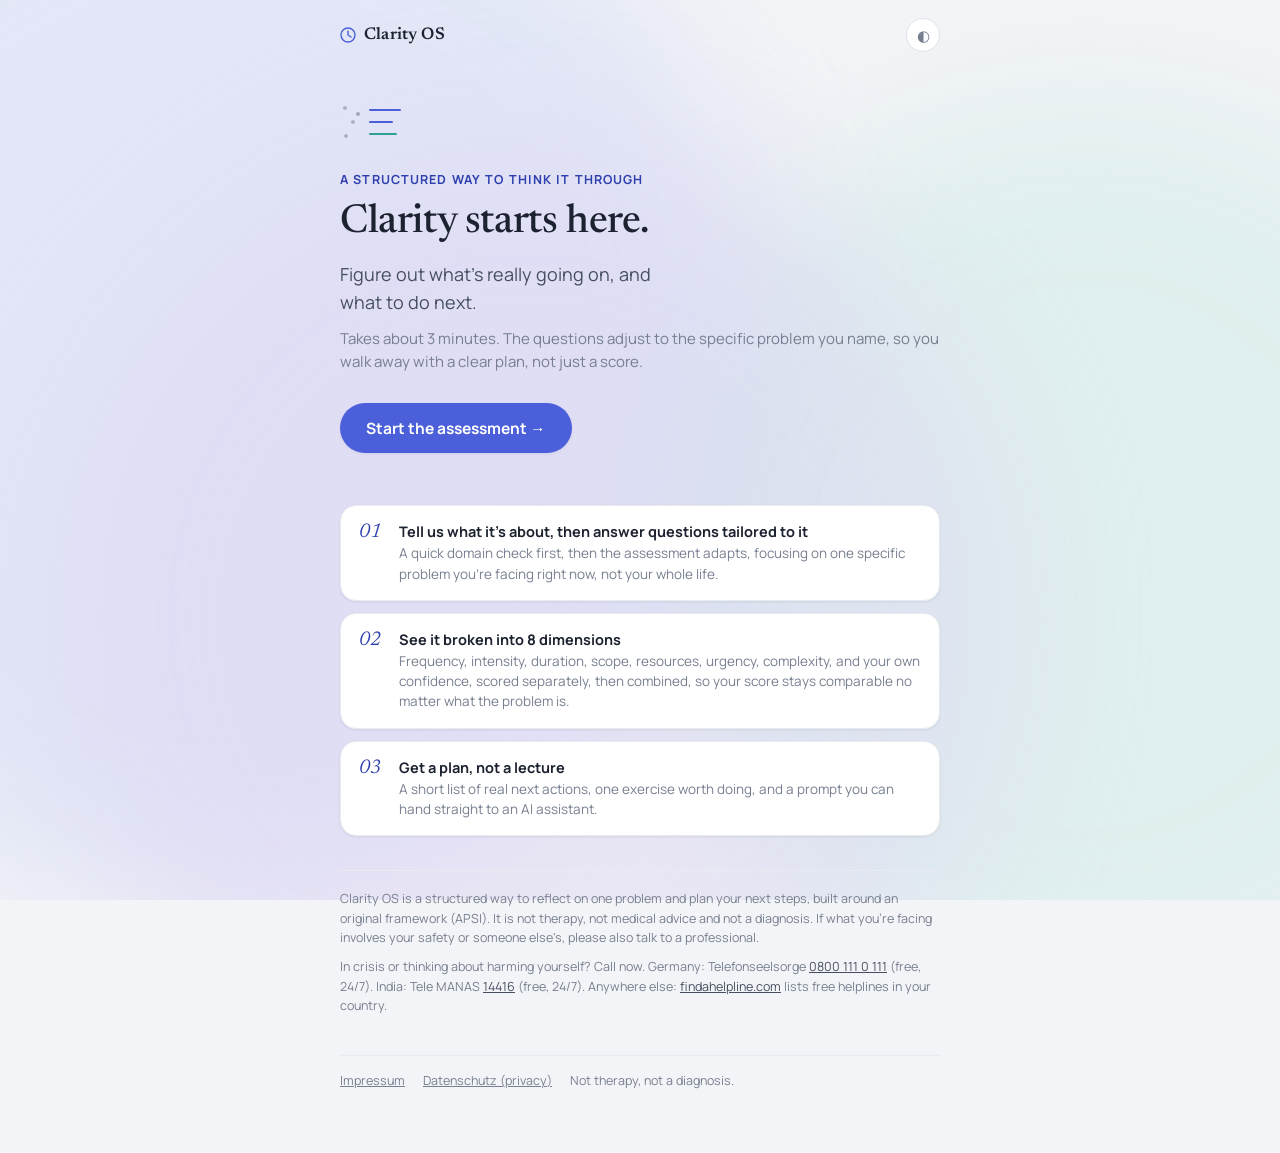
<file: index.html>
<!doctype html>
<html lang="en">
<head>
<meta charset="utf-8">
<meta name="viewport" content="width=device-width, initial-scale=1">
<title>Clarity OS: how serious is your problem, and what next</title>
<meta name="description" content="A free, three minute problem severity assessment. Name one problem, answer 18 short questions, and get an 8 dimension score with a clear plan for what to do next. Not therapy, not a diagnosis.">
<meta name="theme-color" content="#F3F4F7">
<link rel="canonical" href="https://kishaninair-alt.github.io/clarity-os/">
<link rel="icon" href="favicon.svg" type="image/svg+xml">
<link rel="icon" href="favicon-32.png" sizes="32x32" type="image/png">
<link rel="apple-touch-icon" href="apple-touch-icon.png">
<meta property="og:type" content="website">
<meta property="og:site_name" content="Clarity OS">
<meta property="og:url" content="https://kishaninair-alt.github.io/clarity-os/">
<meta property="og:title" content="Clarity OS: turn confusion into clear next steps">
<meta property="og:description" content="Name one problem. Answer 18 short questions. See how serious it really is across 8 dimensions, and leave with a plan. Free, about three minutes.">
<meta property="og:image" content="https://kishaninair-alt.github.io/clarity-os/og-image.png">
<meta property="og:image:width" content="1200">
<meta property="og:image:height" content="630">
<meta property="og:image:alt" content="Clarity OS: turn confusion into clear next steps">
<meta name="twitter:card" content="summary_large_image">
<meta name="twitter:title" content="Clarity OS: turn confusion into clear next steps">
<meta name="twitter:description" content="Name one problem. Answer 18 short questions. See how serious it really is across 8 dimensions, and leave with a plan.">
<meta name="twitter:image" content="https://kishaninair-alt.github.io/clarity-os/og-image.png">
<link rel="stylesheet" href="fonts/fonts.css">
<script src="analytics.js"></script>
<style>
  /* Cockle (wordmark/display face), licensed via MyFonts/Monotype, not on a free CDN.
     Waiting on Kishan to supply the licensed webfont file so it can be embedded here as:
     @font-face{font-family:'Cockle';src:url([data-uri]...) format('woff2');font-weight:400;font-style:normal;font-display:swap;}
     Until then, --font-display falls back to Newsreader so the page never breaks. */
  :root{
    --bg:#F3F4F7;
    --surface:#FFFFFF;
    --surface-alt:#EAECF1;
    --surface-raised:#FFFFFF;
    --ink:#1C2230;
    --ink-soft:#464F60;
    --ink-muted:#767F8F;
    --border:#DEE1E8;
    --border-soft:#E9EBF0;
    --accent:#4A5FD9;
    --accent-ink:#2E3FAE;
    --accent-soft:#E7E9FA;
    --accent-2:#2F9E93;
    --accent-2-soft:#E2F3F1;
    --shadow:0 1px 2px rgba(28,34,48,.04), 0 8px 24px -12px rgba(28,34,48,.14);
    --shadow-sm:0 1px 3px rgba(28,34,48,.08);
    --radius-lg:22px;
    --radius-md:16px;
    --radius-sm:10px;
    --sev-1:#177A4C; --sev-1-soft:#E4F2EA;
    --sev-2:#7A8A2E; --sev-2-soft:#EEF1DF;
    --sev-3:#B8811F; --sev-3-soft:#F7EEDD;
    --sev-4:#C4692A; --sev-4-soft:#F8E7DA;
    --sev-5:#AE3838; --sev-5-soft:#F6E0DE;
    --font-display:'Cockle', 'Newsreader', Georgia, 'Times New Roman', serif;
    --font-body:'Manrope', -apple-system, BlinkMacSystemFont, 'Segoe UI', sans-serif;
    --ambient-1:#C9D3F7;
    --ambient-2:#C3E8E3;
    --ambient-3:#DCD2F3;
    --ambient-opacity:.4;
  }
  @media (prefers-color-scheme: dark){
    :root:not([data-theme="light"]){
      --bg:#14161B;
      --surface:#1C1F26;
      --surface-alt:#242833;
      --surface-raised:#262A33;
      --ink:#EDEFF4;
      --ink-soft:#C3C8D4;
      --ink-muted:#8A90A0;
      --border:#333846;
      --border-soft:#2A2E39;
      --accent:#8B98F2;
      --accent-ink:#AEB8F7;
      --accent-soft:#252A47;
      --accent-2:#5CC2B6;
      --accent-2-soft:#1B2E2E;
      --shadow:0 1px 2px rgba(0,0,0,.3), 0 12px 28px -14px rgba(0,0,0,.55);
      --shadow-sm:0 1px 3px rgba(0,0,0,.4);
      --sev-1:#4CBE84; --sev-1-soft:#173226;
      --sev-2:#B7C25A; --sev-2-soft:#2B2E1B;
      --sev-3:#E0AA4A; --sev-3-soft:#332918;
      --sev-4:#E28A54; --sev-4-soft:#332419;
      --sev-5:#E06B6B; --sev-5-soft:#331d1d;
      --ambient-1:#2B3166;
      --ambient-2:#1F4A47;
      --ambient-3:#3B2F57;
      --ambient-opacity:.35;
    }
  }
  :root[data-theme="dark"]{
    --bg:#14161B;
    --surface:#1C1F26;
    --surface-alt:#242833;
    --surface-raised:#262A33;
    --ink:#EDEFF4;
    --ink-soft:#C3C8D4;
    --ink-muted:#8A90A0;
    --border:#333846;
    --border-soft:#2A2E39;
    --accent:#8B98F2;
    --accent-ink:#AEB8F7;
    --accent-soft:#252A47;
    --accent-2:#5CC2B6;
    --accent-2-soft:#1B2E2E;
    --shadow:0 1px 2px rgba(0,0,0,.3), 0 12px 28px -14px rgba(0,0,0,.55);
    --shadow-sm:0 1px 3px rgba(0,0,0,.4);
    --sev-1:#4CBE84; --sev-1-soft:#173226;
    --sev-2:#B7C25A; --sev-2-soft:#2B2E1B;
    --sev-3:#E0AA4A; --sev-3-soft:#332918;
    --sev-4:#E28A54; --sev-4-soft:#332419;
    --sev-5:#E06B6B; --sev-5-soft:#331d1d;
    --ambient-1:#2B3166;
    --ambient-2:#1F4A47;
    --ambient-3:#3B2F57;
    --ambient-opacity:.35;
  }

  *{box-sizing:border-box;}
  body{
    margin:0; background:var(--bg); color:var(--ink);
    font-family:var(--font-body);
    -webkit-font-smoothing:antialiased;
    min-height:100vh;
  }
  h1,h2,h3{font-family:var(--font-display); font-weight:500; margin:0; text-wrap:balance;}
  p{margin:0; line-height:1.55;}
  button{font-family:inherit; cursor:pointer;}
  ::selection{background:var(--accent-soft); color:var(--accent-ink);}
  @media (prefers-reduced-motion: reduce){
    *{animation-duration:.01ms !important; transition-duration:.01ms !important;}
  }

  /* ---------- AMBIENT BACKGROUND ----------
     Three large, heavily-blurred color blobs drifting very slowly behind the
     content. Purely decorative: fixed, z-index:-1, pointer-events:none, never
     affects layout or contrast (text sits on var(--surface)/var(--bg) above it).
     Respects the global prefers-reduced-motion rule above, which already forces
     all animation-duration to ~0, so motion-sensitive users get the calm tint
     as a static wash instead of movement. */
  .ambient-bg{position:fixed; inset:0; z-index:-1; overflow:hidden; pointer-events:none;}
  .ambient-bg span{
    position:absolute; border-radius:50%; filter:blur(70px);
    opacity:var(--ambient-opacity); will-change:transform;
  }
  /* Sized/positioned with vw+vh (not vmax) on purpose: vmax equals the LARGER
     of width/height, which on a narrow, tall phone screen is the height; that
     blows up the horizontal offsets and pushes blob 1 almost entirely above/
     left of frame, starving the top-left corner (right behind the wordmark) of
     any color and leaving a visible flat seam under the sticky topbar. vw/vh
     track each axis independently so every corner keeps real coverage on any
     aspect ratio. */
  .ambient-bg span:nth-child(1){
    width:85vw; height:85vw; left:-25vw; top:-20vh;
    background:var(--ambient-1); animation:drift1 85s ease-in-out infinite;
  }
  .ambient-bg span:nth-child(2){
    width:70vw; height:70vw; right:-20vw; top:12vh;
    background:var(--ambient-2); animation:drift2 95s ease-in-out infinite;
  }
  .ambient-bg span:nth-child(3){
    width:75vw; height:75vw; left:4vw; bottom:-22vh;
    background:var(--ambient-3); animation:drift3 78s ease-in-out infinite;
  }
  @keyframes drift1{
    0%,100%{transform:translate(0,0) scale(1);}
    50%{transform:translate(5vw,5vh) scale(1.08);}
  }
  @keyframes drift2{
    0%,100%{transform:translate(0,0) scale(1);}
    50%{transform:translate(-6vw,4vh) scale(.94);}
  }
  @keyframes drift3{
    0%,100%{transform:translate(0,0) scale(1);}
    50%{transform:translate(4vw,-5vh) scale(1.06);}
  }

  #app{max-width:640px; margin:0 auto; padding:0 20px 64px; min-height:100vh; position:relative;}
  .screen{display:none; animation:rise .5s ease both;}
  .screen.active{display:block;}
  @keyframes rise{from{opacity:0; transform:translateY(10px);} to{opacity:1; transform:translateY(0);}}

  .topbar{position:relative; z-index:5; background:none; padding:18px 0 10px; display:flex; align-items:center; justify-content:space-between; gap:12px;}
  .wordmark{display:flex; align-items:center; gap:8px; font-family:var(--font-display); font-size:17px; font-weight:600; letter-spacing:.01em;}
  .wordmark .mark{width:16px; height:16px; flex:none;}
  .theme-btn{border:1px solid var(--border); background:var(--surface); color:var(--ink-muted); border-radius:999px; width:34px; height:34px; display:flex; align-items:center; justify-content:center; font-size:15px;}

  /* ---------- HOME ---------- */
  .hero{padding:38px 0 8px;}
  .hero-mark{width:64px; height:44px; margin-bottom:22px;}
  .eyebrow{font-size:12.5px; letter-spacing:.09em; text-transform:uppercase; color:var(--accent-ink); font-weight:700; margin-bottom:14px;}
  .hero h1{font-size:40px; line-height:1.08; letter-spacing:-.01em;}
  .hero .sub{margin-top:16px; font-size:18px; color:var(--ink-soft); max-width:30ch;}
  .hero .desc{margin-top:10px; font-size:15px; color:var(--ink-muted);}
  .cta-row{margin-top:30px; display:flex; align-items:center; gap:16px; flex-wrap:wrap;}
  .btn{border:none; border-radius:999px; padding:14px 26px; font-size:15.5px; font-weight:700; display:inline-flex; align-items:center; gap:8px; transition:transform .15s ease, box-shadow .15s ease;}
  .btn:active{transform:scale(.98);}
  .btn-primary{background:var(--accent); color:#fff; box-shadow:var(--shadow-sm);}
  .btn-primary:hover{box-shadow:var(--shadow);}
  .btn-ghost{background:transparent; color:var(--ink-soft); border:1px solid var(--border);}
  .btn-block{width:100%; justify-content:center;}
  .meta-line{margin-top:8px; font-size:13px; color:var(--ink-muted);}

  .home-cards{margin-top:44px; display:grid; gap:12px;}
  .mini-card{background:var(--surface); border:1px solid var(--border-soft); border-radius:var(--radius-md); padding:16px 18px; display:flex; gap:14px; align-items:flex-start; box-shadow:var(--shadow-sm);}
  .mini-card .num{font-family:var(--font-display); font-style:italic; font-size:20px; color:var(--accent-ink); flex:none; width:26px;}
  .mini-card .t{font-weight:700; font-size:14.5px; margin-bottom:2px;}
  .mini-card .d{font-size:13.5px; color:var(--ink-muted); line-height:1.5;}

  .footnote{margin-top:34px; padding-top:18px; border-top:1px solid var(--border-soft); font-size:12.5px; color:var(--ink-muted); line-height:1.6;}

  /* ---------- QUIZ ---------- */
  .progress-wrap{padding:14px 0 6px;}
  .progress-track{height:5px; border-radius:99px; background:var(--surface-alt); overflow:hidden;}
  .progress-fill{height:100%; background:var(--accent); border-radius:99px; transition:width .4s cubic-bezier(.4,0,.2,1);}
  .progress-label{margin-top:9px; display:flex; justify-content:space-between; font-size:12.5px; color:var(--ink-muted); font-weight:600;}
  .dim-tag{display:inline-block; font-size:11.5px; font-weight:700; letter-spacing:.06em; text-transform:uppercase; color:var(--accent-ink); background:var(--accent-soft); padding:5px 11px; border-radius:99px; margin:22px 0 14px;}
  .q-text{font-family:var(--font-display); font-size:25px; line-height:1.28; letter-spacing:-.005em; margin-bottom:24px;}
  .options{display:grid; gap:10px;}
  .option{text-align:left; background:var(--surface); border:1.5px solid var(--border-soft); border-radius:var(--radius-md); padding:15px 18px; font-size:15.5px; color:var(--ink); display:flex; align-items:center; gap:12px; box-shadow:var(--shadow-sm); transition:border-color .15s ease, background .15s ease;}
  .option .dot{width:18px; height:18px; border-radius:50%; border:1.5px solid var(--border); flex:none; transition:.15s ease; position:relative;}
  .option:hover{border-color:var(--accent);}
  .option.selected{border-color:var(--accent); background:var(--accent-soft);}
  .option.selected .dot{border-color:var(--accent); background:var(--accent);}
  .option.selected .dot::after{content:"";position:absolute; inset:4px; border-radius:50%; background:#fff;}
  .slider-wrap{background:var(--surface); border:1.5px solid var(--border-soft); border-radius:var(--radius-md); padding:28px 20px 22px; box-shadow:var(--shadow-sm);}
  .slider-value{text-align:center; font-family:var(--font-display); font-size:48px; color:var(--accent-ink); line-height:1; margin-bottom:18px;}
  input[type="range"].gc-range{-webkit-appearance:none; appearance:none; width:100%; height:6px; border-radius:99px; background:linear-gradient(90deg, var(--accent-2), var(--sev-3), var(--sev-5)); outline:none;}
  input[type="range"].gc-range::-webkit-slider-thumb{-webkit-appearance:none; appearance:none; width:24px; height:24px; border-radius:50%; background:#fff; border:3px solid var(--accent); box-shadow:var(--shadow-sm); cursor:pointer;}
  input[type="range"].gc-range::-moz-range-thumb{width:24px; height:24px; border-radius:50%; background:#fff; border:3px solid var(--accent); box-shadow:var(--shadow-sm); cursor:pointer; border:3px solid var(--accent);}
  .slider-labels{display:flex; justify-content:space-between; margin-top:10px; font-size:12.5px; color:var(--ink-muted); font-weight:600;}
  .insight-card{background:var(--surface); border:1px solid var(--border-soft); border-left:3px solid var(--accent-2); border-radius:var(--radius-md); padding:16px 18px; margin-bottom:14px; box-shadow:var(--shadow-sm);}
  .insight-card .insight-label{font-size:11.5px; font-weight:700; letter-spacing:.06em; text-transform:uppercase; color:var(--accent-2); margin-bottom:6px;}
  .insight-card p{font-size:14.5px; color:var(--ink-soft);}
  .quiz-nav{margin-top:28px; display:flex; justify-content:space-between; align-items:center;}
  .link-btn{background:none; border:none; color:var(--ink-muted); font-size:14px; font-weight:700; padding:8px;}
  .link-btn:disabled{opacity:.35; cursor:default;}

  /* ---------- PROCESSING ---------- */
  .processing{min-height:70vh; display:flex; flex-direction:column; align-items:center; justify-content:center; text-align:center; gap:26px;}
  .spinner{width:52px; height:52px; position:relative;}
  .spinner span{position:absolute; inset:0; border-radius:50%; border:2.5px solid var(--border-soft); border-top-color:var(--accent); animation:spin 1s linear infinite;}
  @keyframes spin{to{transform:rotate(360deg);}}
  .processing-text{font-family:var(--font-display); font-size:20px; font-style:italic; color:var(--ink-soft); min-height:28px;}

  /* ---------- RESULTS ---------- */
  .section-label{font-size:12.5px; letter-spacing:.08em; text-transform:uppercase; font-weight:700; color:var(--ink-muted); margin:40px 0 14px;}
  .section-label:first-of-type{margin-top:8px;}
  .score-card{background:var(--surface); border:1px solid var(--border-soft); border-radius:var(--radius-lg); padding:30px 26px; box-shadow:var(--shadow); text-align:center;}
  .score-num{font-family:var(--font-display); font-size:74px; line-height:1; letter-spacing:-.02em;}
  .score-band{display:inline-flex; align-items:center; gap:7px; margin-top:12px; padding:6px 14px; border-radius:99px; font-size:13.5px; font-weight:700;}
  .score-band .swatch{width:8px; height:8px; border-radius:50%;}
  .score-summary{margin-top:16px; font-size:15.5px; color:var(--ink-soft); line-height:1.6;}
  .urgent-note{margin-top:14px; text-align:left; background:var(--sev-4-soft); color:var(--ink); border-radius:var(--radius-md); padding:12px 14px; font-size:14.5px; line-height:1.55;}

  .legend{display:flex; gap:14px; flex-wrap:wrap; margin:18px 0 6px; font-size:12px; color:var(--ink-muted);}
  .legend-item{display:flex; align-items:center; gap:6px;}
  .legend-item .sw{width:9px; height:9px; border-radius:2px;}

  .bar-row{padding:12px 0; border-bottom:1px solid var(--border-soft);}
  .bar-row:last-child{border-bottom:none;}
  .bar-top{display:flex; justify-content:space-between; align-items:baseline; margin-bottom:8px; gap:10px;}
  .bar-name{font-size:14.5px; font-weight:700;}
  .bar-score{font-size:13.5px; font-weight:700; font-variant-numeric:tabular-nums; flex:none;}
  .bar-track{height:9px; border-radius:99px; background:var(--surface-alt); overflow:hidden;}
  .bar-fill{height:100%; border-radius:99px; transition:width .7s cubic-bezier(.4,0,.2,1);}

  .pattern-card{background:var(--surface); border:1px solid var(--border-soft); border-left:3px solid var(--accent); border-radius:var(--radius-md); padding:16px 18px; margin-bottom:10px; box-shadow:var(--shadow-sm);}
  .pattern-card p{font-size:14.5px; color:var(--ink-soft);}

  .accordion{border:1px solid var(--border-soft); border-radius:var(--radius-md); overflow:hidden; margin-bottom:10px; background:var(--surface); box-shadow:var(--shadow-sm);}
  .acc-head{width:100%; background:none; border:none; padding:16px 18px; display:flex; align-items:center; justify-content:space-between; gap:12px; text-align:left;}
  .acc-head-left{display:flex; align-items:center; gap:12px;}
  .acc-chip{font-size:11px; font-weight:800; padding:4px 9px; border-radius:99px; flex:none;}
  .acc-title{font-size:15.5px; font-weight:700; color:var(--ink);}
  .acc-caret{color:var(--ink-muted); transition:transform .2s ease; flex:none;}
  .accordion.open .acc-caret{transform:rotate(180deg);}
  .acc-body{max-height:0; overflow:hidden; transition:max-height .3s ease;}
  .accordion.open .acc-body{max-height:1400px;}
  .acc-inner{padding:0 18px 20px; display:grid; gap:14px;}
  .acc-inner .blk-label{font-size:11.5px; font-weight:800; text-transform:uppercase; letter-spacing:.05em; color:var(--ink-muted); margin-bottom:5px;}
  .acc-inner .blk-text{font-size:14.5px; color:var(--ink-soft); line-height:1.6;}

  .action-btn{display:block; width:100%; margin-top:26px;}

  /* ---------- ACTION PLAN ---------- */
  .system-card{background:linear-gradient(155deg, var(--accent-soft), var(--surface) 65%); border:1px solid var(--border-soft); border-radius:var(--radius-lg); padding:24px; box-shadow:var(--shadow);}
  .system-name{font-family:var(--font-display); font-size:24px;}
  .system-purpose{margin-top:8px; font-size:14.5px; color:var(--ink-soft);}
  .system-flow{margin-top:18px; display:flex; flex-wrap:wrap; gap:8px; align-items:center;}
  .flow-step{background:var(--surface); border:1px solid var(--border); font-size:13px; font-weight:700; padding:7px 13px; border-radius:99px;}
  .flow-arrow{color:var(--ink-muted); font-size:13px;}

  .action-list{display:grid; gap:10px;}
  .action-item{display:flex; gap:12px; align-items:flex-start; background:var(--surface); border:1px solid var(--border-soft); border-radius:var(--radius-sm); padding:13px 15px; font-size:14.5px; box-shadow:var(--shadow-sm);}
  .action-item input[type=checkbox]{margin-top:2px; width:17px; height:17px; accent-color:var(--accent); flex:none;}
  .action-item .from{display:block; font-size:11.5px; color:var(--ink-muted); font-weight:700; margin-top:3px;}

  .exercise-card{background:var(--surface); border:1px solid var(--border-soft); border-radius:var(--radius-md); padding:20px; margin-bottom:14px; box-shadow:var(--shadow-sm);}
  .exercise-title{font-family:var(--font-display); font-size:19px; margin-bottom:4px;}
  .exercise-desc{font-size:13.5px; color:var(--ink-muted); margin-bottom:16px;}
  .field-row{margin-bottom:10px;}
  .field-row label{display:block; font-size:12.5px; font-weight:700; color:var(--ink-soft); margin-bottom:5px;}
  .field-row textarea{width:100%; resize:vertical; min-height:40px; border:1px solid var(--border); border-radius:var(--radius-sm); padding:9px 12px; font-family:inherit; font-size:14px; background:var(--surface-alt); color:var(--ink);}
  .field-row textarea:focus{outline:2px solid var(--accent); outline-offset:1px; background:var(--surface);}

  .tool-card{background:var(--surface); border:1px solid var(--border-soft); border-radius:var(--radius-md); padding:18px; margin-bottom:12px; box-shadow:var(--shadow-sm);}
  .tool-title{font-weight:700; font-size:15.5px; margin-bottom:8px;}
  .tool-prompt{font-size:13.5px; color:var(--ink-soft); background:var(--surface-alt); border-radius:var(--radius-sm); padding:12px 14px; line-height:1.55; font-style:italic;}
  .tool-actions{margin-top:12px; display:flex; gap:10px; flex-wrap:wrap;}
  .tool-btn{border:1px solid var(--border); background:var(--surface); color:var(--ink-soft); font-size:13px; font-weight:700; padding:8px 14px; border-radius:99px;}
  .tool-btn.copied{border-color:var(--accent-2); color:var(--accent-2); background:var(--accent-2-soft);}

  .closing{margin-top:44px; text-align:center; padding:30px 10px 6px;}
  .closing p{font-family:var(--font-display); font-style:italic; font-size:19px; color:var(--ink-soft);}
  .restart-row{margin-top:20px; display:flex; justify-content:center;}

  a{color:var(--accent-ink);}

  button:focus-visible, .option:focus-visible, a:focus-visible, textarea:focus-visible{
    outline:2px solid var(--accent); outline-offset:2px;
  }

  /* ---------- SHARE / FEEDBACK / ADMIN ---------- */
  .feedback-q{margin-bottom:20px;}
  .feedback-q label{display:block; font-size:14.5px; font-weight:700; margin-bottom:9px;}
  .chip-group{display:flex; gap:8px; flex-wrap:wrap;}
  .chip{border:1.5px solid var(--border); background:var(--surface); border-radius:999px; padding:9px 16px; font-size:13.5px; font-weight:700; color:var(--ink-soft);}
  .chip.selected{border-color:var(--accent); background:var(--accent-soft); color:var(--accent-ink);}
  .privacy-note{background:var(--surface-alt); border-radius:var(--radius-md); padding:14px 16px; font-size:13px; color:var(--ink-muted); line-height:1.6; margin-bottom:22px;}
  .share-status{margin-top:16px; font-size:13.5px; padding:12px 14px; border-radius:var(--radius-sm); display:none;}
  .share-status.ok{display:block; background:var(--accent-2-soft); color:var(--accent-2);}
  .share-status.err{display:block; background:var(--sev-5-soft); color:var(--sev-5);}
  .share-status.pending{display:block; background:var(--surface-alt); color:var(--ink-muted);}
  .privacy-note ul{margin:8px 0 8px; padding-left:18px;}
  .privacy-note li{margin:2px 0;}
  .link-plain{background:none; border:none; color:var(--accent-ink); font-size:13.5px; font-weight:700; text-decoration:underline; padding:0; cursor:pointer;}
  .quick-feedback{background:var(--surface); border:1px solid var(--border-soft); border-radius:var(--radius-md); padding:18px 18px 4px; box-shadow:var(--shadow-sm);}
  .quick-feedback .qf-intro{font-size:13px; color:var(--ink-muted); margin-bottom:16px;}

  /* ---------- CRISIS SIGNPOSTING ---------- */
  .crisis-box{margin-top:18px; text-align:left; background:var(--sev-5-soft); border-radius:var(--radius-md); padding:14px 16px; font-size:14px; color:var(--ink); line-height:1.6;}
  .crisis-box strong{display:block; margin-bottom:4px;}
  .crisis-box ul{margin:6px 0 0; padding-left:18px;}
  .crisis-box a{color:inherit; font-weight:700;}
  a[href^="tel:"]{white-space:nowrap;}
  .footnote .crisis-line{margin-top:10px;}
  .footnote a{color:var(--ink-soft);}

  /* ---------- SITE FOOTER ---------- */
  .site-footer{margin-top:40px; padding-top:16px; border-top:1px solid var(--border-soft); display:flex; gap:18px; flex-wrap:wrap; font-size:12.5px; color:var(--ink-muted);}
  .site-footer a{color:var(--ink-muted);}

  @media (max-width:420px){
    .hero h1{font-size:33px;}
    .score-num{font-size:60px;}
  }
</style>
</head>
<body>

<div class="ambient-bg" aria-hidden="true"><span></span><span></span><span></span></div>

<div id="app">

  <div class="topbar">
    <div class="wordmark">
      <svg class="mark" viewBox="0 0 16 16" fill="none"><circle cx="8" cy="8" r="7" stroke="var(--accent)" stroke-width="1.4"/><path d="M8 4v4l3 2" stroke="var(--accent)" stroke-width="1.4" stroke-linecap="round"/></svg>
      Clarity OS
    </div>
    <button class="theme-btn" id="themeToggle" title="Toggle theme" aria-label="Toggle color theme">◐</button>
  </div>

  <!-- HOME -->
  <section class="screen active" id="screen-home">
    <div class="hero">
      <svg class="hero-mark" viewBox="0 0 64 44" fill="none">
        <circle cx="5" cy="8" r="2" fill="var(--ink-muted)" opacity=".5"/>
        <circle cx="13" cy="22" r="2" fill="var(--ink-muted)" opacity=".5"/>
        <circle cx="6" cy="36" r="2" fill="var(--ink-muted)" opacity=".5"/>
        <circle cx="18" cy="14" r="2" fill="var(--ink-muted)" opacity=".6"/>
        <line x1="30" y1="10" x2="60" y2="10" stroke="var(--accent)" stroke-width="2" stroke-linecap="round"/>
        <line x1="30" y1="22" x2="52" y2="22" stroke="var(--accent)" stroke-width="2" stroke-linecap="round"/>
        <line x1="30" y1="34" x2="56" y2="34" stroke="var(--accent-2)" stroke-width="2" stroke-linecap="round"/>
      </svg>
      <div class="eyebrow">A structured way to think it through</div>
      <h1>Clarity starts here.</h1>
      <p class="sub">Figure out what's really going on, and what to do next.</p>
      <p class="desc">Takes about 3 minutes. The questions adjust to the specific problem you name, so you walk away with a clear plan, not just a score.</p>
      <div class="cta-row">
        <button class="btn btn-primary" id="startBtn">Start the assessment →</button>
      </div>
      <p class="meta-line" id="resumeNote" style="display:none;"></p>
    </div>

    <div class="home-cards">
      <div class="mini-card"><span class="num">01</span><div><div class="t">Tell us what it's about, then answer questions tailored to it</div><div class="d">A quick domain check first, then the assessment adapts, focusing on one specific problem you're facing right now, not your whole life.</div></div></div>
      <div class="mini-card"><span class="num">02</span><div><div class="t">See it broken into 8 dimensions</div><div class="d">Frequency, intensity, duration, scope, resources, urgency, complexity, and your own confidence, scored separately, then combined, so your score stays comparable no matter what the problem is.</div></div></div>
      <div class="mini-card"><span class="num">03</span><div><div class="t">Get a plan, not a lecture</div><div class="d">A short list of real next actions, one exercise worth doing, and a prompt you can hand straight to an AI assistant.</div></div></div>
    </div>

    <div class="footnote">
      <p>Clarity OS is a structured way to reflect on one problem and plan your next steps, built around an original framework (APSI). It is not therapy, not medical advice and not a diagnosis. If what you're facing involves your safety or someone else's, please also talk to a professional.</p>
      <p class="crisis-line">In crisis or thinking about harming yourself? Call now. Germany: Telefonseelsorge <a href="tel:08001110111">0800 111 0 111</a> (free, 24/7). India: Tele MANAS <a href="tel:14416">14416</a> (free, 24/7). Anywhere else: <a href="https://findahelpline.com" target="_blank" rel="noopener">findahelpline.com</a> lists free helplines in your country.</p>
    </div>
  </section>

  <!-- QUIZ -->
  <section class="screen" id="screen-quiz">
    <div class="progress-wrap">
      <div class="progress-track"><div class="progress-fill" id="progressFill" style="width:0%"></div></div>
      <div class="progress-label"><span id="progressText">Question 1</span><span id="progressDim"></span></div>
    </div>
    <div class="dim-tag" id="quizDimTag"></div>
    <div class="q-text" id="quizQuestion"></div>
    <div class="options" id="quizOptions"></div>
    <div class="quiz-nav">
      <button class="link-btn" id="backBtn">← Back</button>
      <button class="link-btn" id="skipHome" style="opacity:.6">Exit</button>
    </div>
  </section>

  <!-- PROCESSING -->
  <section class="screen" id="screen-processing">
    <div class="processing">
      <div class="spinner"><span></span></div>
      <div class="processing-text" id="processingText">Looking for the patterns beneath the problem…</div>
    </div>
  </section>

  <!-- RESULTS -->
  <section class="screen" id="screen-results">
    <div class="section-label">Here's what we found</div>
    <div class="score-card">
      <div class="score-num" id="scoreNum">0</div>
      <div class="score-band" id="scoreBand"></div>
      <p class="score-summary" id="scoreSummary"></p>
      <p class="urgent-note" id="urgentNote" style="display:none;">Your overall score is low, but you said waiting on this carries real risk. Treat the timing as the priority, even if the rest feels manageable.</p>
      <div class="crisis-box" id="crisisBox" style="display:none;">
        <strong>If you are in crisis or thinking about harming yourself, please call someone now.</strong>
        <ul>
          <li>Germany: Telefonseelsorge <a href="tel:08001110111">0800 111 0 111</a>, free and open 24/7</li>
          <li>India: Tele MANAS <a href="tel:14416">14416</a>, free and open 24/7</li>
          <li>Anywhere else: <a href="https://findahelpline.com" target="_blank" rel="noopener">findahelpline.com</a> lists free helplines in your country</li>
        </ul>
        <p style="margin-top:8px;">Clarity OS is not therapy and not a diagnosis.</p>
      </div>
    </div>

    <div class="section-label">Quick feedback</div>
    <div class="quick-feedback">
      <p class="qf-intro">Three taps help Kishan improve this. Nothing is sent unless you choose to share at the end.</p>
      <div id="quickFeedback"></div>
    </div>

    <div id="feltVsMeasuredWrap"></div>

    <div id="domainInsightWrap"></div>

    <div class="section-label">The 8 dimensions</div>
    <div class="legend" id="chartLegend"></div>
    <div id="barChart"></div>

    <div class="section-label">Key patterns</div>
    <div id="patternsWrap"></div>

    <div class="section-label">Dimension by dimension</div>
    <div id="accordionWrap"></div>

    <button class="btn btn-primary btn-block action-btn" id="toActionPlan">See your action plan →</button>
  </section>

  <!-- ACTION PLAN -->
  <section class="screen" id="screen-plan">
    <div class="section-label">Your system</div>
    <div class="system-card">
      <div class="system-name" id="systemName"></div>
      <p class="system-purpose" id="systemPurpose"></p>
      <div class="system-flow" id="systemFlow"></div>
    </div>

    <div id="styleNoteWrap"></div>

    <div class="section-label">Priority actions</div>
    <div class="action-list" id="actionList"></div>

    <div class="section-label">Worth trying: exercises</div>
    <div id="exerciseWrap"></div>

    <div class="section-label">Smart tools</div>
    <div id="toolWrap"></div>

    <div class="closing">
      <p>This is your starting point, not your limit.</p>
      <p style="margin-top:16px;"><button class="link-plain" id="goShare">Help improve this: share your score with Kishan →</button></p>
      <div class="restart-row"><button class="btn btn-ghost" id="restartBtn">Start a new assessment</button></div>
    </div>
  </section>

  <!-- SHARE / FEEDBACK -->
  <section class="screen" id="screen-share">
    <div class="section-label">Before you go</div>
    <div class="privacy-note">
      Kishan is testing Clarity OS with a small group right now. Sharing is optional and you can skip it. If you share, this goes to a database Kishan runs on Supabase:
      <ul>
        <li>your total score, severity band and the 8 dimension scores</li>
        <li>your answers (1 to 5) to the 12 scored questions</li>
        <li>your gut check number, the area of life you picked and your approach style label</li>
        <li>timing signals: how long your answers took, and whether every answer was the same</li>
        <li>a random ID kept in this browser, so a retake can be linked to your earlier result</li>
        <li>your three feedback answers and anything you type in the note below</li>
      </ul>
      Never sent: your name or email (we never ask), your answers to the two follow up questions about that area, and your exercise notes, which stay on this device only. Please keep the note free of names or other personal details. More in the <a href="datenschutz.html">privacy policy</a>.
    </div>

    <div id="feedbackForm"></div>

    <div class="cta-row" style="margin-top:6px; gap:12px;">
      <button class="btn btn-primary" id="shareBtn">Share with Kishan</button>
      <button class="btn btn-ghost" id="skipShareBtn">Skip</button>
    </div>
    <div class="share-status" id="shareStatus"></div>
    <p style="margin-top:22px;"><button class="link-plain" id="backFromShare">← Back</button></p>
  </section>

  <footer class="site-footer">
    <a href="impressum.html">Impressum</a>
    <a href="datenschutz.html">Datenschutz (privacy)</a>
    <span>Not therapy, not a diagnosis.</span>
  </footer>

</div>

<script>
(function(){
"use strict";

/* =========================================================
   1. DATA MODEL: dimensions, weights, questions
   ========================================================= */
/* NOTE: the original brief's weights (15,20,10,15,25,10,5,5) summed to 105, not the
   claimed 100, an uncaught arithmetic error in the source spec. Fixed here by
   bringing Resources Required down to 20 (now tied with Intensity as the two
   heaviest-weighted dimensions) so the table sums to a clean 100. The engine
   below also divides by the *actual* sum of weights rather than assuming 100,
   so a future edit to these numbers can never silently break the 0-100 scale again. */
const DIMENSIONS = [
  {key:'d1', name:'Frequency & Triggers', weight:15, qs:['q1','q2']},
  {key:'d2', name:'Intensity & Impact',    weight:20, qs:['q3','q4']},
  {key:'d3', name:'Duration',              weight:10, qs:['q5']},
  {key:'d4', name:'Scope & Life Impact',   weight:15, qs:['q6','q7']},
  {key:'d5', name:'Resources Required',    weight:20, qs:['q8','q9']},
  {key:'d6', name:'Urgency & Risk',        weight:10, qs:['q10']},
  {key:'d7', name:'Complexity',            weight:5,  qs:['q11']},
  {key:'d8', name:'Confidence',            weight:5,  qs:['q12']},
];
const TOTAL_WEIGHT = DIMENSIONS.reduce((s,d)=>s+d.weight,0);

/* =========================================================
   1a. DOMAINS: chosen first; personalizes tags + unlocks a
   2-question domain module further down the flow. Does NOT
   change APSI scoring in any way.
   ========================================================= */
const DOMAINS = [
  {key:'work',          label:'Work & Career'},
  {key:'relationships',  label:'Relationships & Social Life'},
  {key:'health',          label:'Health & Body'},
  {key:'money',          label:'Money & Security'},
  {key:'family',          label:'Family'},
  {key:'identity',        label:'Self Worth & Identity'},
  {key:'direction',       label:'Life Direction & Purpose'},
  {key:'other',           label:'Something Else'},
];

const QUESTIONS = {
  qd:{type:'choice', tag:'Getting oriented', text:"What's this mainly about?", opts: DOMAINS.map(d=>d.label)},
  q1:{dim:'d1', text:"In the last 2 weeks, how often has this problem shown up or crossed your mind?", opts:[
    "Not at all in the last 2 weeks",
    "A couple of times",
    "Several times, on and off most weeks",
    "Most days",
    "Daily: it's constantly on my mind"]},
  q2:{dim:'d1', text:"Are there specific things that set it off?", opts:[
    "Nothing specific: it shows up on its own",
    "One or two specific things set it off",
    "A handful of situations (maybe 3 to 5) trigger it",
    "Quite a few things (6 or more) seem to trigger it",
    "Honestly, almost anything can set it off"]},
  q3:{dim:'d2', text:"When it hits, how much does it affect you emotionally?", opts:[
    "Barely a blip",
    "A little uncomfortable, nothing major",
    "It genuinely gets to me",
    "It hits hard and is hard to shake off",
    "It's overwhelming when it happens"]},
  q4:{dim:'d2', text:"How much does it get in the way of your day?", opts:[
    "Doesn't touch my day at all",
    "Small distraction, I push through easily",
    "Throws off part of my day",
    "Makes it hard to focus on much else",
    "Some days I can barely function because of it"]},
  q5:{dim:'d3', text:"How long has this problem been going on?", opts:[
    "Brand new: this just started",
    "A few weeks now",
    "1 to 6 months",
    "6 to 12 months",
    "Over a year: this has been going on a long time"]},
  q6:{dim:'d4', text:"How many parts of your life does it touch?", opts:[
    "Just one part of my life",
    "A couple of areas",
    "Several areas, and it's spreading",
    "Most areas of my life",
    "Basically everything feels touched by this"]},
  q7:{dim:'d4', text:"Is it staying about the same, or spreading to new areas of your life?", opts:[
    "Shrinking: actually less widespread than it used to be",
    "Staying about the same: contained to where it started",
    "Creeping slightly: touching one or two new things recently",
    "Actively spreading: new areas keep getting pulled in",
    "Spreading fast: it feels like it's taking over, one area at a time"]},
  q8:{dim:'d5', text:"Roughly how much time would fixing this take, per week?", opts:[
    "Basically none",
    "Up to a few hours",
    "Around half a day",
    "A significant chunk of my week (15 to 20 hrs)",
    "More than 20 hours, practically a second job on the side"]},
  q9:{dim:'d5', text:"Roughly how much would it cost you, financially?", opts:[
    "Free, or close to it",
    "A small cost, nothing to worry about",
    "A moderate cost, one I'd notice",
    "A high cost, a real stretch",
    "A very high cost that could seriously strain my finances"]},
  q10:{dim:'d6', text:"What's the risk of just... not addressing this soon?", opts:[
    "No real risk in waiting",
    "Low risk: it can wait a while",
    "Moderate risk: better not to let it sit forever",
    "High risk: waiting could make things worse",
    "Severe risk: this needs attention soon"]},
  q11:{dim:'d7', text:"Is this tangled up with other things going on in your life?", opts:[
    "Totally standalone: nothing else feeds into it",
    "Linked to one other thing I'm dealing with",
    "Tangled up with two or three other things going on",
    "Strongly linked to several other issues at once",
    "Deeply tangled: hard to separate from almost everything else going on"]},
  q12:{dim:'d8', text:"How confident are you that you could solve this with what you have right now?", opts:[
    "Very confident: I know how to handle this",
    "Fairly confident: I have a decent idea",
    "Somewhat confident, with some ideas but not a full plan",
    "Doubtful: not sure I have what it takes right now",
    "Not confident at all: I genuinely don't know where to start"]},
};

/* =========================================================
   1b. DOMAIN MODULES: 2 extra, non-scored questions per
   domain (16 total, original wording) that feed a tailored
   "domain insight" on the results screen. Inspired by WHODAS
   2.0's concrete, scenario-anchored item style and by
   CAT's principle of routing people to different follow-up
   items based on what they've already told you, without a
   full calibrated item bank.
   ========================================================= */
const DOMAIN_MODULES = {
  work:{
    dm1:{text:"Where does this show up most at work?", opts:[
      "It doesn't really show up day to day, it's more background worry",
      "In specific tasks or projects I keep putting off",
      "In how I interact with a particular person or team",
      "In my overall motivation and energy for the job",
      "In basically every part of how I show up at work"]},
    dm2:{text:"How visible is this to other people at work?", opts:[
      "Not visible at all, it's entirely internal",
      "A couple of people might sense something's off",
      "My manager or close colleagues have probably noticed",
      "It's affecting how people perceive my performance",
      "It's become a known issue: people are actively aware of it"]},
    insight:{
      low:"At work, this is still mostly contained to how you feel about the job rather than visibly affecting your performance or relationships there. That's a real asset. You likely have more room to address this on your own terms, before it becomes something others are managing around.",
      mid:"This is starting to show up in specific, nameable ways at work: a task you avoid, a dynamic with one person, a dip in energy, and it's at least partly visible to people around you. Worth addressing before it generalizes into 'how you are at work' rather than 'a specific thing you're dealing with.'",
      high:"This has moved from something you privately carry into something that's visibly shaping how you function and how you're perceived at work. That combination of internal weight plus external visibility is exactly when problems compound, because managing the reaction to it becomes its own additional job."
    }
  },
  relationships:{
    dm1:{text:"What does this look like in the relationship(s) involved?", opts:[
      "Mostly in my own head, it hasn't really come up between us",
      "Occasional tension, nothing we've directly addressed",
      "We've had real conversations about it, without resolution",
      "It's become a recurring source of conflict between us",
      "It's actively damaging the relationship right now"]},
    dm2:{text:"How many relationships does this touch?", opts:[
      "Just one relationship",
      "A couple of people, in similar ways",
      "Several relationships, though in different ways",
      "Most of my close relationships, in some form",
      "It's affecting how I relate to people in general"]},
    insight:{
      low:"This is mostly playing out internally rather than between you and the other person, which means there's still room to raise it directly, on your terms, before it hardens into unspoken tension.",
      mid:"This has crossed from private frustration into something that's actually come up between you. Conversations have happened, but it isn't resolved, and it's starting to touch more than one relationship. That's usually the moment to get more deliberate about how you address it, rather than hoping the next conversation lands differently.",
      high:"This is actively straining the relationship(s) involved and reaching beyond just one person. Left unaddressed, relational problems like this tend to generalize: you start bracing for conflict even in relationships that were never part of the original issue."
    }
  },
  health:{
    dm1:{text:"How is this showing up physically or in your daily energy?", opts:[
      "It's not really physical, mostly mental or emotional",
      "Mild, occasional physical effects (sleep, appetite, energy)",
      "Noticeable physical effects most days",
      "It's seriously disrupting sleep, energy, or daily function",
      "It's affecting my physical health in ways I'm genuinely concerned about"]},
    dm2:{text:"Have you involved anyone else (a doctor, a specialist, anyone) in this?", opts:[
      "No, and I don't feel I need to yet",
      "I've thought about it but haven't yet",
      "I've mentioned it to someone, informally",
      "I've had at least one real conversation with a professional about it",
      "I'm already actively working with someone on this"]},
    insight:{
      low:"The effects here seem more mental/emotional than physical right now, and that's useful to know. It means the lever to pull is probably how you're relating to this problem, not a medical issue underneath it.",
      mid:"This is starting to have real, if moderate, physical effects on how you function day to day. That's worth tracking deliberately rather than writing off as 'just stress,' since a small physical pattern now is easier to interrupt than an entrenched one later.",
      high:"This is affecting your body and daily functioning in ways that matter, and it sits outside what a tool you use on your own, like this one, can fully address. If you haven't already, it's worth bringing this to a doctor or relevant professional, not instead of working through it here, but alongside it."
    }
  },
  money:{
    dm1:{text:"What's the actual shape of the financial pressure?", opts:[
      "It's more worry than reality right now, the numbers are okay",
      "A specific, identifiable expense or gap",
      "A pattern of spending or income that isn't adding up over time",
      "A real shortfall I'm actively managing month to month",
      "A situation I'd describe as a genuine financial crisis"]},
    dm2:{text:"How much does this shape the decisions you make each day?", opts:[
      "Barely at all, it's in the background",
      "I think about it when relevant purchases come up",
      "It influences a fair number of daily decisions",
      "It's a factor in most things I decide to do or not do",
      "It dictates nearly everything I do or avoid doing"]},
    insight:{
      low:"Right now this looks more like anxiety about money than an acute shortfall, which is genuinely useful to separate, because the fix for financial worry (clarity, a plan, maybe a second opinion) is different from the fix for an actual gap.",
      mid:"There's a real, identifiable financial pattern here that's starting to shape your decisions day to day. This is usually the stage where getting specific, actual numbers rather than a general sense of unease, pays off the most.",
      high:"This is actively dictating a lot of your daily decisions, which is exhausting in a specific way, since financial stress is well known to crowd out mental bandwidth for everything else. Getting even one concrete number clarified (what you actually owe, earn, or need) is often the first move with the most leverage."
    }
  },
  family:{
    dm1:{text:"Who in your family is this mainly about?", opts:[
      "It's more about the family system or dynamic as a whole",
      "One specific family member",
      "A couple of family members, connected to each other",
      "Most of my immediate family in some way",
      "It spans multiple generations or the whole extended family"]},
    dm2:{text:"How openly is this talked about within the family?", opts:[
      "Openly: we've discussed it directly",
      "Somewhat: it comes up indirectly",
      "Rarely: it's acknowledged but not really discussed",
      "Almost never: it's more of an unspoken tension",
      "It's actively avoided as a topic"]},
    insight:{
      low:"This is being talked about fairly openly within the family, which is a real advantage. Unspoken family tension tends to compound in ways that direct conversation, even imperfect conversation, usually doesn't.",
      mid:"This touches more than one person in the family and isn't being discussed as directly as it could be. Family patterns like this often persist not because they're unsolvable, but because nobody has named them out loud in one conversation.",
      high:"This runs deep in the family system and is largely unspoken, which is a difficult combination. The weight is real, but the normal tools (a direct conversation) feel harder to reach for. It may be worth bringing in a neutral third party, like a family therapist, rather than trying to resolve this in the usual family dynamic alone."
    }
  },
  identity:{
    dm1:{text:"How does this show up in how you see yourself?", opts:[
      "It's situational, it doesn't really touch how I see myself overall",
      "It dents my confidence sometimes, but doesn't define me",
      "It's started to feel like part of 'who I am' rather than something I'm dealing with",
      "It significantly shapes how I think about my own worth",
      "It feels like the main thing defining how I see myself right now"]},
    dm2:{text:"How long has it felt tied to your sense of self, specifically?", opts:[
      "It hasn't, really, this feels separate from my identity",
      "Only recently has it started to feel personal",
      "For a while now, on and off",
      "For a long time, this has felt tied to who I am for a while",
      "For as long as I can really remember"]},
    insight:{
      low:"This is staying fairly situational, it isn't bleeding into how you see yourself overall, which matters, because problems that stay 'things I'm dealing with' are generally much easier to resolve than problems that become 'who I am.'",
      mid:"This has started to blur from 'something I'm dealing with' into 'something that says something about me,' which is a meaningful shift. Worth deliberately separating the problem from your identity before it settles in further.",
      high:"This has become tangled up with your sense of self, often over a long stretch of time. That's one of the harder patterns to shift precisely because the problem and the way you see yourself reinforce each other, which is exactly why naming that distinction explicitly, probably with real support, tends to be the actual unlock here, more than any single action step."
    }
  },
  direction:{
    dm1:{text:"What does 'stuck' actually feel like here?", opts:[
      "Mild uncertainty, I have general direction, just some open questions",
      "A specific fork I can't decide between",
      "A sense that my current path isn't right, without a clear alternative",
      "Feeling like I have no real direction at all right now",
      "A deeper sense that nothing feels meaningful right now"]},
    dm2:{text:"How long has this sense of direction (or lack of it) been present?", opts:[
      "New, this is a fairly recent feeling",
      "A few months",
      "Around a year",
      "Several years",
      "As long as I can remember"]},
    insight:{
      low:"This reads more like a specific open question than a full loss of direction, which is good news, because specific questions have specific next steps, even if they're not obvious yet.",
      mid:"There's a real sense that your current path may not be right, without a clear alternative yet. That place in between is uncomfortable, but it's also usually productive. It tends to precede clarity rather than mean its absence.",
      high:"This is a deeper sense of lost direction that has been running for a long time, which can't be solved with a single decision the way a smaller fork in the road can. This usually benefits from slower exploration that starts with your values, and sometimes from talking it through with someone outside your own head, like a coach, mentor, or therapist."
    }
  },
  other:{
    dm1:{text:"How would you describe where this problem mostly lives?", opts:[
      "Mostly in my own thoughts and feelings about it",
      "In a specific, repeatable situation",
      "In how I interact with one particular person",
      "Across several different areas of my life at once",
      "It's hard to pin down to one place, it's everywhere"]},
    dm2:{text:"How much have you already tried to address it?", opts:[
      "Nothing yet, this is new territory for me",
      "I've thought about it a lot, but haven't acted",
      "I've tried a little, without much traction",
      "I've made real attempts that partially worked",
      "I've tried multiple things and nothing has stuck"]},
    insight:{
      low:"This is still fairly early and fairly contained, which means you have real room to approach it deliberately, before patterns around it have had time to set in.",
      mid:"You've started engaging with this, even if it hasn't fully clicked yet. Partial traction is still traction. The plan ahead can build on what's already worked rather than starting from zero.",
      high:"You've already put real effort into this without it sticking, which is its own kind of discouraging. That usually means the issue isn't effort or willpower, it's that the approach needs to change, not the amount of trying."
    }
  }
};

/* =========================================================
   1c. ORIENTATION: simplified, original 2-question version
   of SPSI-R's problem-orientation/style dimensions. Not scored
   into APSI; tallies into an "approach style" used to frame
   which exercises get recommended on the action-plan screen.
   ========================================================= */
const ORIENTATION_Q = {
  or1:{text:"When this problem comes up, what's your instinct?", tags:['structured','avoidant','reactive','balanced'], opts:[
    "Stop and think it through before doing anything",
    "Put it off and hope it resolves on its own",
    "React in the moment, then sort out the fallout later",
    "Honestly, a mix of all of the above, depending on the day"]},
  or2:{text:"If you pictured yourself actually solving this, what's most true?", tags:['structured','avoidant','reactive','balanced'], opts:[
    "I'd make a plan and work through it step by step",
    "I'd probably avoid it until I absolutely had to deal with it",
    "I'd handle it in a rush, under pressure, close to a breaking point",
    "It depends entirely on how much energy I have that week"]},
};

const STYLE_CONTENT = {
  structured:{label:"Structured planner", note:"You tend to meet problems with a plan. The exercises below lean into that, using formats that go step by step and are written out, rather than loose and open ones."},
  avoidant:{label:"Avoidant-leaning", note:"Your instinct is to put this off until you have to deal with it, which is extremely common, not a character flaw. The exercises below deliberately start smaller than usual, so starting doesn't require a huge push of willpower."},
  reactive:{label:"Reactive under pressure", note:"You tend to handle things in the moment, often close to the wire. The exercises below lean toward quick, easy formats you can actually use in a reactive moment, rather than ones that assume calm planning time you may not feel like you have."},
  balanced:{label:"Depends on the day", note:"How you handle this seems to depend on the day and your energy levels, which is realistic. The exercises below are flexible enough to use whether your energy is high or low."}
};

/* Fixed flow order. 'dm1'/'dm2' content is resolved per-domain and
   'or1'/'or2'/'gc' are resolved generically (see getQuestion()),
   so this order never has to change at runtime. */
const QORDER = ['qd','q1','q2','q3','q4','q5','q6','q7','q8','q9','q10','q11','q12','dm1','dm2','or1','or2','gc'];

function currentDomainKey(){
  const v = state.answers.qd;
  return v ? DOMAINS[v-1].key : 'other';
}
function domainTier(){
  const a = state.answers.dm1, b = state.answers.dm2;
  if(a==null || b==null) return 'mid';
  const avg = (a+b)/2;
  return avg<=2.3 ? 'low' : (avg<=3.7 ? 'mid' : 'high');
}
function computeApproachStyle(){
  const counts = {};
  ['or1','or2'].forEach(qk=>{
    const idx = state.answers[qk];
    if(!idx) return;
    const tag = ORIENTATION_Q[qk].tags[idx-1];
    counts[tag] = (counts[tag]||0)+1;
  });
  const vals = Object.values(counts);
  if(!vals.length) return 'balanced';
  if(vals.length>1 && vals.every(v=>v===vals[0])) return 'balanced';
  let best='balanced', bestN=0;
  Object.keys(counts).forEach(k=>{ if(counts[k]>bestN){best=k;bestN=counts[k];} });
  return best;
}

/* Lightweight, invisible (never shown to the respondent) data-quality
   signals on the 12 scored core answers only: straight-lining and
   implausibly-fast answering. Logged as metadata alongside a shared
   submission so low-quality responses can be excluded before computing
   any reliability/validity statistics later. Never used to block or
   change anything for the respondent themselves. */
function median(arr){
  if(!arr.length) return null;
  const s = arr.slice().sort((a,b)=>a-b);
  const mid = Math.floor(s.length/2);
  return s.length%2 ? s[mid] : Math.round((s[mid-1]+s[mid])/2);
}
function computeDataQuality(){
  const coreQs = ['q1','q2','q3','q4','q5','q6','q7','q8','q9','q10','q11','q12'];
  const vals = coreQs.map(q=>state.answers[q]);
  const times = coreQs.map(q=>state.timings[q]).filter(t=>t!=null);
  const straightLine = vals.every(v=>v===vals[0]);
  const medianMsPerQ = median(times);
  const fastAnswerCount = times.filter(t=>t<900).length;
  return {straightLine, medianMsPerQ, fastAnswerCount, totalMs: times.reduce((s,t)=>s+t,0)};
}
function getQuestion(qkey){
  if(qkey==='dm1'||qkey==='dm2'){
    const mod = DOMAIN_MODULES[currentDomainKey()] || DOMAIN_MODULES.other;
    const dLabel = DOMAINS.find(d=>d.key===currentDomainKey()).label;
    return Object.assign({type:'choice', tag:'About your '+dLabel+' problem'}, mod[qkey]);
  }
  if(qkey==='or1'||qkey==='or2'){
    return Object.assign({type:'choice', tag:'How you approach problems'}, ORIENTATION_Q[qkey]);
  }
  if(qkey==='gc'){
    return {type:'slider', tag:'Gut check', text:"Right now, on a gut level, how big does this problem feel?", min:0, max:100, minLabel:'Barely registers', maxLabel:'Completely overwhelming'};
  }
  const q = QUESTIONS[qkey];
  if(qkey==='qd') return Object.assign({}, q);
  const dim = DIMENSIONS.find(d=>d.key===q.dim);
  const v = state.answers.qd;
  const dLabel = v ? DOMAINS[v-1].label : null;
  return Object.assign({}, q, {tag: dim.name + (dLabel ? ': about your '+dLabel+' problem' : ''), dimName:dim.name});
}

/* =========================================================
   2. CONTENT LIBRARY: per-dimension narrative + actions
   ========================================================= */
const CONTENT = {
  d1:{
    tiers:{
      low:"This isn't happening often, and there's no dense web of triggers pulling it into your day. That's genuinely useful, since it means the problem is more situational than woven into your routine.",
      mid:"This is starting to have a rhythm. It's not constant, but it's frequent enough, and tied to enough specific triggers, that it's become a predictable part of your week rather than a rare event.",
      high:"This isn't just appearing occasionally anymore. It's become a recurring part of your mental or practical environment, and a wide net of triggers keeps setting it off. That repeated exposure can make it feel like it's always 'running in the background,' even when you're doing something else."
    },
    why:"Frequency is the multiplier on everything else. A mild problem that happens constantly can wear you down more than a severe one that happens rarely, since repetition is its own kind of weight.",
    risk:{low:"Low frequency doesn't mean zero risk, it's worth noting if the triggers start showing up more often.", mid:"Left alone, frequent problems tend to become 'just how things are.' You stop consciously noticing them, but your baseline stress stays elevated.", high:"Left alone, frequent problems tend to become 'just how things are.' You stop consciously noticing them, but your baseline stress stays elevated."},
    strength:"You're not dealing with a constant drumbeat here, which gives you room to address this deliberately rather than in crisis mode.",
    actions:["Track your top 3 recurring triggers for a week","Notice patterns in timing, environment, people, or events","Build a ‘pause before reacting’ habit for the moments you can predict","Reduce your exposure to the triggers you actually control"],
    exercise:{name:"Trigger Map", desc:"A five minute log to fill out right after the problem shows up, while it's still fresh.", fields:["Trigger","What happened?","What did I think?","What did I feel?","What did I do?","What could I try next time?"]},
    tool:{title:"Spot My Patterns", prompt:"Here's a description of a recurring problem I'm facing: [describe your problem]. Help me identify likely triggers, patterns in when it happens, and one small change I could test this week to reduce how often it comes up."}
  },
  d2:{
    tiers:{
      low:"When this problem shows up, it registers, but it's not knocking you off balance. You're feeling it without being flooded by it.",
      mid:"This isn't background noise. When it hits, you notice, emotionally, and in how well you can focus on anything else for a while.",
      high:"This isn't a mild annoyance. When it hits, it hits hard enough to genuinely disrupt your ability to think clearly or function the way you normally would. That's not a character flaw; that's just what real intensity does to a nervous system."
    },
    why:"Intensity determines how much of your daily capacity gets pulled toward managing this, versus everything else you're trying to do.",
    risk:{low:"Keep an eye on whether the intensity creeps up over time, especially if frequency increases too.", mid:"Left unmanaged, intense problems tend to make people avoid them entirely, which feels like relief in the short run but usually lets them grow.", high:"Left unmanaged, intense problems tend to make people avoid them entirely, which feels like relief in the short run but usually lets them grow."},
    strength:"The fact that this isn't overwhelming you gives you real room to think clearly about it, rather than just reacting.",
    actions:["Take a two minute reset before responding to it","Name the emotion out loud or in writing before you try to solve anything","Take a short walk or do a brief breathing exercise when it spikes","Separate the facts of the situation from your interpretation of them"],
    exercise:{name:"Name It Before Solving It", desc:"A short prompt to work through the moment intensity spikes, before you try to fix anything.", fields:["What am I feeling?","What triggered it?","What am I afraid will happen?","What part of this is fact?","What part is assumption?"]},
    tool:{title:"Stop Overthinking", prompt:"Help me stop overthinking this situation: [describe your situation]. Separate the facts from my assumptions, tell me what's actually in my control, and give me one clear next step."}
  },
  d3:{
    tiers:{
      low:"This is relatively new. That's actually good news: problems are almost always easier to shift before they've had time to become a habit or a belief about yourself.",
      mid:"This has been going on for a while now, long enough that it's probably shaped some of your routines or expectations, even if you haven't noticed that happening.",
      high:"This has been part of your life for a long time. That kind of duration tends to do two things: it makes the problem feel more ‘normal’ than it should, and it can quietly erode your belief that it's actually solvable."
    },
    why:"How long a problem has existed changes what fixing it requires: a new problem often just needs a decision; an old one usually needs a plan, because there's more built up around it.",
    risk:{low:"Nothing urgent here, but it's worth addressing while it's still simple.", mid:"The longer something sits, the more other parts of your life tend to adapt around it, which makes it harder to untangle later, not easier.", high:"The longer something sits, the more other parts of your life tend to adapt around it, which makes it harder to untangle later, not easier."},
    strength:"You're catching this early, before it's had time to calcify into a routine or an identity.",
    actions:["Build a rough timeline of when this started","Identify what changed around that time","Note any previous attempts to solve it: what worked, what didn't","Separate ‘this has been true for a while’ from ‘this will always be true’"],
    exercise:{name:"Problem Timeline", desc:"Map the problem's history to see what's actually changed, and what hasn't, over time.", fields:["When did this start?","What was going on in my life then?","What have I already tried?","What worked, even a little?","What made it worse?"]},
    tool:{title:"Find the Turning Point", prompt:"This problem has been going on for a while: [describe your problem and roughly how long]. Help me think through what might have started it, what's kept it going, and whether there's a natural place to intervene."}
  },
  d4:{
    tiers:{
      low:"This is staying fairly contained; it's not bleeding into the other parts of your life. That containment is worth protecting.",
      mid:"This has started to reach beyond the area it first showed up in. A few different parts of your life are feeling some version of the same pressure.",
      high:"This isn't staying in its lane. It's touching multiple areas of your life at once, which is exhausting in a specific way, because there's no single place you can go to get a break from it."
    },
    why:"Scope tells you whether you're dealing with one problem, or one problem that's started generating several smaller ones.",
    risk:{low:"Keep your current boundaries in place so it stays contained.", mid:"Unchecked, problems with a wide scope tend to keep spreading into whatever area is currently your weakest point of resistance.", high:"Unchecked, problems with a wide scope tend to keep spreading into whatever area is currently your weakest point of resistance."},
    strength:"Because this is still fairly contained, you likely have other areas of life (relationships, routines, work) that are stable enough to support you while you deal with this.",
    actions:["Map which life areas are actually affected, and how much","Pick the most changeable area to focus on first","Set a boundary to stop it spreading into an area that's currently fine","Protect one part of your routine as ‘off limits’ to this problem"],
    exercise:{name:"Life Impact Map", desc:"A quick scan across the areas of your life to see where this problem actually shows up.", fields:["Health","Relationships","Work","Finances","Daily routines","Mental space"]},
    tool:{title:"Contain the Spread", prompt:"This problem is affecting more than one area of my life: [list the areas]. Help me figure out which area to protect first, and one boundary I can set today to stop it spreading further."}
  },
  d5:{
    tiers:{
      low:"Solving this won't demand much from you in time or money; the barrier here isn't resources, it's probably just getting started.",
      mid:"This is going to take a real, noticeable investment of time or money to properly address, not overwhelming, but not trivial either.",
      high:"This problem is heavy on resources: the time or money it would take to properly address it is substantial. That alone can make a problem feel stuck, even when you know exactly what needs to happen."
    },
    why:"This is often the single biggest reason a clear plan doesn't turn into action, not lack of clarity, but a resource gap that hasn't been named out loud.",
    risk:{low:"Low resource needs mean this is a good candidate to just start on now.", mid:"When resource requirements go unacknowledged, plans quietly stall, not from a lack of intent, but because nobody budgeted for what it actually takes.", high:"When resource requirements go unacknowledged, plans quietly stall, not from a lack of intent, but because nobody budgeted for what it actually takes."},
    strength:"Because this doesn't require major resources, momentum is genuinely within reach; you don't need to wait for the ‘right time’ to start.",
    actions:["Estimate the real time cost per week, honestly","Estimate the real financial cost, even roughly","Identify what you already have vs. what you'd need to get","Break the solution into smaller stages that cost less","Look for free or cheaper alternatives before assuming you need the expensive option"],
    exercise:{name:"Resource Reality Check", desc:"Get specific about what this problem actually requires, instead of guessing.", fields:["What do I need?","Do I already have it?","Can I access it?","What would it cost?","How much time would it take?","Is there a cheaper alternative?"]},
    tool:{title:"Audit What This Actually Costs", prompt:"I need to solve this problem: [describe it]. Help me realistically estimate the time and money it would take, break it into smaller stages, and suggest cheaper or free alternatives where possible."}
  },
  d6:{
    tiers:{
      low:"There's no real cost to taking your time here. This can be planned thoughtfully rather than rushed.",
      mid:"Waiting has a cost, even if it's not dramatic. It's worth putting a rough deadline on this rather than letting it drift.",
      high:"Waiting on this has real consequences. The longer it sits unaddressed, the more those consequences tend to compound, which makes this one of the few areas where speed genuinely matters more than a perfect plan."
    },
    why:"Urgency should decide sequencing; it's the dimension most likely to tell you what needs to move first, even if it isn't your most severe problem overall.",
    risk:{low:"No pressure to rush; use the extra time to plan well.", mid:"The classic failure mode here is treating an urgent problem like a someday problem; it doesn't feel urgent until the cost of waiting has already been paid.", high:"The classic failure mode here is treating an urgent problem like a someday problem; it doesn't feel urgent until the cost of waiting has already been paid."},
    strength:"Low urgency gives you the rare luxury of being deliberate instead of reactive.",
    actions:["Get specific about what happens if you wait 1 week, 1 month, 3 months, and a year","Set an actual deadline, even an imperfect one","Identify the smallest action that reduces the immediate risk","Prioritize containing the damage before optimizing the solution"],
    exercise:{name:"Risk Ladder", desc:"Make the cost of waiting concrete instead of abstract.", fields:["What happens if I do nothing for 1 week?","...for 1 month?","...for 3 months?","...for 1 year?"]},
    tool:{title:"Reality Check the Cost of Waiting", prompt:"I'm deciding whether to act now or later on this: [describe your problem]. Walk me through what realistically happens if I wait a week, a month, three months, and a year, and tell me what the smallest immediate action would be."}
  },
  d7:{
    tiers:{
      low:"This problem is largely standalone. That's a real advantage; you can solve it directly without untangling it from five other things first.",
      mid:"This is somewhat tangled up with other things going on in your life. Solving it cleanly will probably mean at least naming those connections, even if you don't tackle them all.",
      high:"This isn't one problem; it's a knot. It's deeply connected to other issues, which means a single, isolated fix probably won't hold for long. The real work here is figuring out which thread to pull first."
    },
    why:"Complexity changes the approach entirely: simple problems need action, tangled ones need a map before they need action.",
    risk:{low:"Low complexity means you can move straight to action without extensive analysis.", mid:"Treating a highly interconnected problem like a simple one usually means solving the same problem repeatedly, in slightly different forms.", high:"Treating a highly interconnected problem like a simple one usually means solving the same problem repeatedly, in slightly different forms."},
    strength:"Because this isn't deeply entangled with everything else, a direct fix has a real chance of actually sticking.",
    actions:["Map the problem and what connects to it","Separate root causes from symptoms","Identify what this problem depends on, and what depends on it","Look for the one connection that, if loosened, would ease several things at once"],
    exercise:{name:"Problem Web", desc:"Lay out what's actually connected before you try to fix anything.", fields:["Central problem","Connected problems","Possible causes","Possible consequences","Where's the leverage point?"]},
    tool:{title:"Untangle the Knot", prompt:"This problem seems connected to other things going on in my life: [describe the problem and what it seems tangled up with]. Help me map out the causes, the connected issues, and find the one leverage point that would ease the most at once."}
  },
  d8:{
    tiers:{
      low:"You already believe you can handle this, more or less, which matters. Confidence is one of the strongest predictors of whether a plan actually gets followed through.",
      mid:"You've got some sense of how to approach this, but not a full plan, which is a completely normal place to be before you've actually started.",
      high:"Right now, you're not sure you have what it takes to solve this, and that uncertainty is doing real work here. Often it's not the problem itself but the doubt about handling it that makes something feel stuck."
    },
    why:"Confidence isn't just a feeling; it functions as a resource, the same way time or money does. Low confidence makes people delay starting even on solvable problems.",
    risk:{low:"Keep using that confidence; it's an asset worth protecting.", mid:"Low confidence left unaddressed tends to fulfil itself; it makes people avoid the small actions that would actually build the evidence they're looking for.", high:"Low confidence left unaddressed tends to fulfil itself; it makes people avoid the small actions that would actually build the evidence they're looking for."},
    strength:"This confidence is real leverage. Use it to move first on this problem while momentum is on your side.",
    actions:["List a difficult thing you've solved before, and what actually helped","Identify what resources you're missing, specifically","Start with the smallest possible win, on purpose","Ask for help somewhere it's actually appropriate to"],
    exercise:{name:"Evidence of Capability", desc:"Build the case that you're more equipped than it currently feels.", fields:["What's a difficult thing I've solved before?","What skills or people helped me then?","Who could help me now?","What's the smallest step I already know how to take?"]},
    tool:{title:"Find the First Small Win", prompt:"I don't feel confident I can solve this: [describe your problem]. Based on what I've solved before ([mention something similar you've handled]), help me find the smallest possible first step that would actually move this forward."}
  }
};

const SYSTEMS = {
  containment:{name:"Containment Mode", purpose:"Useful when urgency or intensity is running high: the priority is stopping things from getting worse before optimizing the fix.", steps:["Identify damage","Stop escalation","Protect key areas","Stabilize","Plan"]},
  momentum:{name:"Momentum Builder", purpose:"Useful when confidence is the real bottleneck: the priority is proof, not perfection.", steps:["Small win","Track","Repeat","Expand"]},
  problemmap:{name:"Problem Map", purpose:"Useful when the problem is tangled up with other things: the priority is seeing the whole shape before acting.", steps:["Problem","Causes","Connections","Consequences","Leverage points"]},
  clarity:{name:"Clarity Loop", purpose:"Useful when a problem feels vague or overwhelming: the priority is getting it out of your head and onto paper.", steps:["Identify","Write","Simplify","Act"]},
  focusreset:{name:"Focus Reset", purpose:"Useful when you're stuck or scattered rather than in crisis: the priority is choosing one thing deliberately.", steps:["Pause","Reset","Choose","Execute"]}
};

const BANDS = [
  {max:20, key:'sev-1', label:'Minimal', summary:"Based on your answers, this is a real problem, but it's not currently running your life. You have room to address it calmly."},
  {max:40, key:'sev-2', label:'Mild', summary:"This is worth your attention, but it isn't an emergency. A steady, unhurried approach will likely serve you better than a dramatic one."},
  {max:60, key:'sev-3', label:'Moderate', summary:"This has real weight to it. It's affecting more than one part of your life, and it deserves an actual plan, not just good intentions."},
  {max:80, key:'sev-4', label:'High', summary:"This is significant. It's touching multiple parts of your life and demanding real resources from you. Worth prioritizing now, not eventually."},
  {max:100.001, key:'sev-5', label:'Critical', summary:"This is about as serious as this framework measures. It likely needs attention across several fronts at once. If any part of this involves your safety or someone else's, please loop in a professional too, not just this tool."}
];

const PATTERNS = [
  {test:n=>n.d2>=65&&n.d1>=65, text:"Intensity and frequency are both running high together: this isn't an occasional bad day, it's a recurring part of your life that carries real weight right now. That combination usually calls for stabilizing things before anything else.", system:'containment', pr:1},
  {test:n=>n.d6>=65, text:"There's real time pressure here. Whatever else you prioritize, don't let this be the thing you keep circling back to ‘later.’", system:'containment', pr:2},
  {test:n=>n.d7>=65, text:"This problem is highly interconnected with other things going on. A single isolated fix is unlikely to hold; it's worth mapping the connections before committing to one solution.", system:'problemmap', pr:3},
  {test:n=>n.d3>=65&&n.d8>=55, text:"This has been going on for a while, and that duration has likely chipped away at your confidence that you can fix it. Worth naming that explicitly: the doubt is a side effect of time, not proof the problem is unsolvable.", system:'momentum', pr:4},
  {test:n=>n.d8>=65, text:"Confidence is one of your more acute dimensions. Often what looks like a hard problem is really a mix of a solvable problem and a belief you can't solve it; worth treating those as two separate things.", system:'momentum', pr:5},
  {test:n=>n.d5>=70, text:"Resources are your steepest dimension: the plan probably isn't unclear, it's expensive in time or money. That's a very different problem than not knowing what to do next.", system:'clarity', pr:6},
  {test:n=>{const vals=Object.values(n); const mid=vals.filter(v=>v>=50).length; const anyHigh=vals.some(v=>v>=80); return mid>=5 && !anyHigh;}, text:"Nothing here is off the charts on its own, but a lot of dimensions are moderately elevated at once. That combination often feels more overwhelming than any single ‘high’ score would; the fix is usually to simplify before you act.", system:'clarity', pr:7},
  {test:(n,total)=>total<=30, text:"Based on your answers, this genuinely isn't a severe problem right now. That doesn't make it unworthy of attention; it just means you have room to address it calmly, without urgency clouding the plan.", system:'focusreset', pr:8},
];

/* =========================================================
   3. SCORING ENGINE
   ========================================================= */
function computeReport(answers){
  const dims = DIMENSIONS.map(d=>{
    const raw = d.qs.reduce((s,q)=>s+answers[q],0);
    const min = d.qs.length*1, max = d.qs.length*5;
    const normalized = max>min ? (raw-min)/(max-min)*100 : 0;
    const contribution = normalized*d.weight/TOTAL_WEIGHT;
    const tier = normalized<34?'low':(normalized<67?'mid':'high');
    const sevKey = BANDS.find(b=>normalized<=b.max).key;
    return Object.assign({}, d, {raw,min,max,normalized,contribution,tier,sevKey});
  });
  const total = Math.round(dims.reduce((s,d)=>s+d.contribution,0));
  const band = BANDS.find(b=>total<=b.max);
  const nmap = {}; dims.forEach(d=>nmap[d.key]=d.normalized);
  /* Non compensatory urgency override. The APSI total is a weighted average,
     so one high risk answer (q10) can be hidden by low answers elsewhere. The
     total, weights and bands stay as documented; urgentFlag only changes what
     the report says: drop the 'not severe' pattern (pr 8), lead with
     urgency, and use Containment Mode. */
  const urgentFlag = answers.q10 >= 4;
  const patterns = PATTERNS.filter(p=>p.test(nmap,total) && !(urgentFlag && p.pr===8)).sort((a,b)=>a.pr-b.pr).slice(0,3);
  const priority = dims.slice().sort((a,b)=>b.contribution-a.contribution).filter(d=>d.normalized>=45).slice(0,3);
  const priorityFinal = priority.length ? priority : dims.slice().sort((a,b)=>b.contribution-a.contribution).slice(0,2);
  const systemKey = urgentFlag ? 'containment' : (patterns[0] ? patterns[0].system : 'clarity');
  return {dims, total, band, patterns, priority:priorityFinal, systemKey, urgentFlag};
}

/* =========================================================
   4. APP STATE + NAVIGATION
   ========================================================= */
const state = {screen:'home', qi:0, answers:{}, report:null, timings:{}, qShownAt:null};

function showScreen(name){
  document.querySelectorAll('.screen').forEach(s=>s.classList.remove('active'));
  document.getElementById('screen-'+name).classList.add('active');
  state.screen = name;
  window.scrollTo({top:0, behavior:'instant' in window ? 'instant' : 'auto'});
}

/* ---- HOME ---- */
document.getElementById('startBtn').addEventListener('click', ()=>{
  state.qi = 0; state.answers = {};
  resetFeedback();
  track('assessment-started', 'Assessment started');
  renderQuestion();
  showScreen('quiz');
});
document.getElementById('skipHome').addEventListener('click', ()=> showScreen('home'));

/* ---- QUIZ ---- */
function advance(){
  if(state.qi < QORDER.length-1){ state.qi++; renderQuestion(); }
  else { finishQuiz(); }
}
function renderQuestion(){
  const qkey = QORDER[state.qi];
  const q = getQuestion(qkey);
  state.qShownAt = Date.now();
  document.getElementById('quizDimTag').textContent = q.tag;
  document.getElementById('quizQuestion').textContent = q.text;
  document.getElementById('progressFill').style.width = ((state.qi)/QORDER.length*100)+'%';
  document.getElementById('progressText').textContent = 'Question '+(state.qi+1)+' of '+QORDER.length;
  document.getElementById('progressDim').textContent = q.tag;
  document.getElementById('backBtn').disabled = state.qi===0;

  const wrap = document.getElementById('quizOptions');
  wrap.innerHTML = '';

  if(q.type==='slider'){
    const current = state.answers[qkey]!=null ? state.answers[qkey] : Math.round((q.min+q.max)/2);
    state.answers[qkey] = current;
    wrap.innerHTML =
      '<div class="slider-wrap">'+
        '<div class="slider-value" id="gcValue">'+current+'</div>'+
        '<input type="range" class="gc-range" id="gcSlider" min="'+q.min+'" max="'+q.max+'" value="'+current+'">'+
        '<div class="slider-labels"><span>'+q.minLabel+'</span><span>'+q.maxLabel+'</span></div>'+
        '<button class="btn btn-primary btn-block" id="gcContinue" style="margin-top:22px;">Continue →</button>'+
      '</div>';
    const slider = document.getElementById('gcSlider');
    const valEl = document.getElementById('gcValue');
    slider.addEventListener('input', ()=>{ state.answers[qkey] = Number(slider.value); valEl.textContent = slider.value; });
    document.getElementById('gcContinue').addEventListener('click', ()=>{ state.timings[qkey] = Date.now()-state.qShownAt; saveProgress(); advance(); });
    return;
  }

  q.opts.forEach((label, idx)=>{
    const val = idx+1;
    const btn = document.createElement('button');
    btn.className = 'option'+(state.answers[qkey]===val ? ' selected':'');
    btn.innerHTML = '<span class="dot"></span><span>'+label+'</span>';
    btn.addEventListener('click', ()=>{
      state.answers[qkey] = val;
      state.timings[qkey] = Date.now()-state.qShownAt;
      document.querySelectorAll('#quizOptions .option').forEach(o=>o.classList.remove('selected'));
      btn.classList.add('selected');
      saveProgress();
      setTimeout(advance, 280);
    });
    wrap.appendChild(btn);
  });
}
document.getElementById('backBtn').addEventListener('click', ()=>{
  if(state.qi>0){ state.qi--; renderQuestion(); }
});

function finishQuiz(){
  showScreen('processing');
  const lines = ["Looking for the patterns beneath the problem…","Connecting the dots…","Weighing what matters most…","Building your problem map…"];
  let i=0;
  const el = document.getElementById('processingText');
  el.textContent = lines[0];
  const iv = setInterval(()=>{ i=(i+1)%lines.length; el.textContent = lines[i]; }, 700);
  setTimeout(()=>{
    clearInterval(iv);
    state.report = computeReport(state.answers);
    state.report.domainKey = currentDomainKey();
    state.report.domainLabel = DOMAINS.find(d=>d.key===state.report.domainKey).label;
    state.report.domainTier = domainTier();
    state.report.approachStyle = computeApproachStyle();
    state.report.gc = state.answers.gc;
    state.report.dq = computeDataQuality();
    saveProgress();
    renderResults();
    showScreen('results');
    track('results-reached', 'Results reached');
  }, 2400);
}

/* ---- RESULTS ---- */
function renderResults(){
  const r = state.report;
  document.getElementById('scoreNum').textContent = r.total;
  const bandEl = document.getElementById('scoreBand');
  // Re-derive the band from the score so a saved (or edited) localStorage
  // report can never inject markup or a stale band through innerHTML.
  r.band = BANDS.find(b=>r.total<=b.max) || BANDS[0];
  bandEl.innerHTML = '<span class="swatch" style="background:var(--'+r.band.key+')"></span>'+esc(r.band.label)+' severity';
  bandEl.style.background = 'var(--'+r.band.key+'-soft)';
  bandEl.style.color = 'var(--'+r.band.key+')';
  document.getElementById('scoreSummary').textContent = r.band.summary;
  // Saved reports from before urgentFlag existed have no flag: treat as false.
  document.getElementById('urgentNote').style.display = (r.urgentFlag===true && (r.band.key==='sev-1' || r.band.key==='sev-2')) ? 'block' : 'none';
  document.getElementById('crisisBox').style.display = r.band.key==='sev-5' ? 'block' : 'none';
  renderQuickFeedback();

  if(r.gc!=null){
    const diff = r.gc - r.total;
    let fvm;
    if(Math.abs(diff)<=15){
      fvm = "Your gut sense ("+r.gc+"/100) and the structured picture ("+r.total+"/100) are closely aligned; your instincts about this seem to be tracking the facts well.";
    } else if(diff>15){
      fvm = "You rated this as feeling bigger ("+r.gc+"/100) than the structured picture suggests ("+r.total+"/100). That gap is worth noticing; it may mean this is hitting you harder emotionally than the measurable facts alone capture, which is real information too, not something to dismiss.";
    } else {
      fvm = "Interesting: you rated this as feeling smaller ("+r.gc+"/100) than the structured picture suggests ("+r.total+"/100). Sometimes that means you've gotten used to carrying it, which can mask how much weight it's actually adding.";
    }
    document.getElementById('feltVsMeasuredWrap').innerHTML =
      '<div class="insight-card"><div class="insight-label">Felt vs. measured</div><p>'+fvm+'</p></div>';
  } else {
    document.getElementById('feltVsMeasuredWrap').innerHTML = '';
  }

  const dm = DOMAIN_MODULES[r.domainKey];
  document.getElementById('domainInsightWrap').innerHTML = dm ?
    '<div class="insight-card"><div class="insight-label">About your '+esc(r.domainLabel)+' problem</div><p>'+esc(dm.insight[r.domainTier])+'</p></div>' : '';

  document.getElementById('chartLegend').innerHTML = BANDS.map(b=>
    '<span class="legend-item"><span class="sw" style="background:var(--'+b.key+')"></span>'+b.label+'</span>').join('');

  const sorted = r.dims.slice().sort((a,b)=>b.normalized-a.normalized);
  document.getElementById('barChart').innerHTML = sorted.map(d=>
    '<div class="bar-row">'+
      '<div class="bar-top"><span class="bar-name">'+d.name+'</span><span class="bar-score" style="color:var(--'+d.sevKey+')">'+Math.round(d.normalized)+'</span></div>'+
      '<div class="bar-track"><div class="bar-fill" style="width:'+Math.round(d.normalized)+'%; background:var(--'+d.sevKey+')"></div></div>'+
    '</div>').join('');

  document.getElementById('patternsWrap').innerHTML = r.patterns.length ?
    r.patterns.map(p=>'<div class="pattern-card"><p>'+p.text+'</p></div>').join('') :
    '<div class="pattern-card"><p>No single pattern dominates here; your dimensions are fairly independent of each other, which usually makes this more straightforward to work through one piece at a time.</p></div>';

  document.getElementById('accordionWrap').innerHTML = r.dims.map((d,i)=>{
    const c = CONTENT[d.key];
    const isPriority = r.priority.some(p=>p.key===d.key);
    return '<div class="accordion'+(i===0?' open':'')+'" id="acc-'+d.key+'">'+
      '<button class="acc-head" data-key="'+d.key+'">'+
        '<span class="acc-head-left"><span class="acc-chip" style="background:var(--'+d.sevKey+'-soft); color:var(--'+d.sevKey+')">'+Math.round(d.normalized)+'</span>'+
        '<span class="acc-title">'+d.name+(isPriority?' · priority':'')+'</span></span>'+
        '<span class="acc-caret">▾</span>'+
      '</button>'+
      '<div class="acc-body"><div class="acc-inner">'+
        '<div><div class="blk-label">What this means</div><div class="blk-text">'+c.tiers[d.tier]+'</div></div>'+
        '<div><div class="blk-label">Why it matters</div><div class="blk-text">'+c.why+'</div></div>'+
        '<div><div class="blk-label">'+(d.tier==='low'?'Working in your favor':'If this keeps getting ignored')+'</div><div class="blk-text">'+(d.tier==='low'?c.strength:c.risk[d.tier])+'</div></div>'+
      '</div></div>'+
    '</div>';
  }).join('');
  document.querySelectorAll('.acc-head').forEach(h=>{
    h.addEventListener('click', ()=> h.closest('.accordion').classList.toggle('open'));
  });
}
document.getElementById('toActionPlan').addEventListener('click', ()=>{ renderPlan(); showScreen('plan'); });

/* ---- ACTION PLAN ---- */
function renderPlan(){
  const r = state.report;
  const sys = SYSTEMS[r.systemKey];
  document.getElementById('systemName').textContent = sys.name;
  document.getElementById('systemPurpose').textContent = sys.purpose;
  document.getElementById('systemFlow').innerHTML = sys.steps.map((s,i)=>
    '<span class="flow-step">'+s+'</span>'+(i<sys.steps.length-1?'<span class="flow-arrow">→</span>':'')).join('');

  const style = STYLE_CONTENT[r.approachStyle] || STYLE_CONTENT.balanced;
  document.getElementById('styleNoteWrap').innerHTML =
    '<div class="insight-card"><div class="insight-label">Your approach style: '+style.label+'</div><p>'+style.note+'</p></div>';

  const actions = [];
  r.priority.forEach(d=>{
    CONTENT[d.key].actions.slice(0,2).forEach(a=> actions.push({text:a, from:d.name}));
  });
  document.getElementById('actionList').innerHTML = actions.map((a,i)=>
    '<label class="action-item"><input type="checkbox" id="act'+i+'"><span>'+a.text+'<span class="from">'+a.from+'</span></span></label>').join('');

  document.getElementById('exerciseWrap').innerHTML = r.priority.map(d=>{
    const ex = CONTENT[d.key].exercise;
    return '<div class="exercise-card">'+
      '<div class="exercise-title">'+ex.name+'</div>'+
      '<div class="exercise-desc">'+ex.desc+' <em>(from your '+d.name+' result)</em></div>'+
      ex.fields.map((f,i)=>'<div class="field-row"><label>'+f+'</label><textarea rows="2" placeholder="Type here…" data-store="'+d.key+'-'+i+'"></textarea></div>').join('')+
    '</div>';
  }).join('');
  // restore any saved exercise text
  document.querySelectorAll('#exerciseWrap textarea').forEach(t=>{
    const saved = loadField(t.dataset.store);
    if(saved) t.value = saved;
    t.addEventListener('input', ()=> saveField(t.dataset.store, t.value));
  });

  const generalTools = [
    {title:"Plan My Day", prompt:"Act as my daily planner. Based on this problem: [describe your problem], give me 3 realistic tasks I should complete today that would actually move it forward."},
    {title:"Reality Check", prompt:"Act as my coach for solving problems. Break this problem into 3 simple steps: [describe your problem]. Then give me one action I can take today."}
  ];
  const toolCards = r.priority.map(d=>CONTENT[d.key].tool).concat(generalTools);
  document.getElementById('toolWrap').innerHTML = toolCards.map((t,i)=>
    '<div class="tool-card">'+
      '<div class="tool-title">'+t.title+'</div>'+
      '<div class="tool-prompt">'+t.prompt+'</div>'+
      '<div class="tool-actions">'+
        '<button class="tool-btn" data-copy="'+i+'">Copy prompt</button>'+
        '<a class="tool-btn" href="https://claude.ai/new" target="_blank" rel="noopener" style="text-decoration:none; display:inline-block;">Open AI chat ↗</a>'+
      '</div>'+
    '</div>').join('');
  document.querySelectorAll('[data-copy]').forEach((btn,i)=>{
    btn.addEventListener('click', async ()=>{
      const text = toolCards[i].prompt;
      let ok=false;
      try{ await navigator.clipboard.writeText(text); ok=true; }catch(e){
        try{
          const ta=document.createElement('textarea'); ta.value=text; ta.style.position='fixed'; ta.style.opacity='0';
          document.body.appendChild(ta); ta.select(); document.execCommand('copy'); document.body.removeChild(ta); ok=true;
        }catch(e2){ ok=false; }
      }
      btn.textContent = ok ? 'Copied ✓' : 'Select & copy manually';
      btn.classList.toggle('copied', ok);
      setTimeout(()=>{ btn.textContent='Copy prompt'; btn.classList.remove('copied'); }, 1800);
    });
  });
}
document.getElementById('restartBtn').addEventListener('click', ()=>{
  state.qi=0; state.answers={}; state.report=null;
  clearProgress();
  showScreen('home');
});

/* =========================================================
   5. SHARE WITH KISHAN (opt in)
   ---------------------------------------------------------
   Only derived, numeric/categorical data ever leaves the device: the
   score/band/dimensions, the raw 1 to 5 answers to the 12 CORE multiple
   choice items only (needed to ever compute item level reliability;
   the aggregated dimension scores can't be un-combined later), the
   gut check number, which domain was picked, the approach style label,
   the feedback chips and optional note, an anonymous per browser
   respondentId (lets repeat submissions from the same person be paired
   for test retest analysis, no name/email, ever), and a data quality
   flag (dq: straight lining + answer speed) used only to exclude low
   quality responses before computing any statistics. The domain module
   answers (dm1/dm2), the raw orientation answers (or1/or2) and any
   exercise textarea answers (personal reflections) are NEVER included
   here; they stay in this browser's localStorage only. If this list
   changes, update the .privacy-note on the share screen and
   datenschutz.html in the same commit.
   ========================================================= */

/* This key is a publishable key, safe to ship client side; the
   submissions table only allows anonymous inserts, never reads, so
   visitors can submit but never see each other's data. Reading the
   collected data happens from the Supabase dashboard, not from this page. */
const SUPABASE_URL = 'https://owjhkmkflqgoqdpiohxr.supabase.co';
const SUPABASE_KEY = 'sb_publishable__1fHuGCaUNOxLKqp3LHMDg_3kPk-Ynj';

async function submitToSupabase(entry){
  const res = await fetch(SUPABASE_URL + '/rest/v1/submissions', {
    method: 'POST',
    headers: {
      'Content-Type': 'application/json',
      'apikey': SUPABASE_KEY,
      'Authorization': 'Bearer ' + SUPABASE_KEY,
      'Prefer': 'return=minimal'
    },
    body: JSON.stringify({
      id: entry.id,
      respondent_id: entry.respondentId,
      ts: new Date(entry.ts).toISOString(),
      total: entry.total,
      band: entry.band,
      dims: entry.dims,
      core_answers: entry.coreAnswers,
      gc: entry.gc,
      domain_key: entry.domainKey,
      approach_style: entry.approachStyle,
      dq: entry.dq,
      feedback: entry.feedback
    })
  });
  if(!res.ok){ throw new Error('supabase_'+res.status); }
}

const feedback = {ease:null, accurate:null, wouldReturn:null, note:''};
const FEEDBACK_QS = [
  {key:'ease', q:'Was the questionnaire easy to understand?', opts:['Yes','Mostly','Not really']},
  {key:'accurate', q:'Did the results feel accurate to your actual problem?', opts:['Yes','Somewhat','Not really']},
  {key:'wouldReturn', q:'Would you use this again for a different problem?', opts:['Yes','Maybe','No']},
];
function resetFeedback(){
  feedback.ease=null; feedback.accurate=null; feedback.wouldReturn=null; feedback.note='';
}

/* The three chip questions sit right under the score card, while the
   result is fresh. Answers are held in `feedback` and only leave the
   device if the person presses Share at the end. */
function renderQuickFeedback(){
  const wrap = document.getElementById('quickFeedback');
  wrap.innerHTML = FEEDBACK_QS.map(fq =>
    '<div class="feedback-q"><label>'+esc(fq.q)+'</label><div class="chip-group" data-key="'+fq.key+'">'+
      fq.opts.map(o=>'<button type="button" class="chip'+(feedback[fq.key]===o?' selected':'')+'" data-val="'+esc(o)+'">'+esc(o)+'</button>').join('')+
    '</div></div>'
  ).join('');
  wrap.querySelectorAll('.chip-group').forEach(g=>{
    g.querySelectorAll('.chip').forEach(chip=>{
      chip.addEventListener('click', ()=>{
        g.querySelectorAll('.chip').forEach(c=>c.classList.remove('selected'));
        chip.classList.add('selected');
        feedback[g.dataset.key] = chip.dataset.val;
      });
    });
  });
}

function renderFeedbackForm(){
  const wrap = document.getElementById('feedbackForm');
  wrap.innerHTML =
  '<div class="feedback-q"><label for="feedbackNote">Anything that confused you, or stood out? (optional)</label>'+
  '<textarea id="feedbackNote" rows="3" placeholder="Type here…" style="width:100%;border:1px solid var(--border);border-radius:var(--radius-sm);padding:10px 12px;font-family:inherit;font-size:14px;background:var(--surface-alt);color:var(--ink);"></textarea></div>';
  const noteEl = document.getElementById('feedbackNote');
  noteEl.value = feedback.note;
  noteEl.addEventListener('input', e=>{ feedback.note = e.target.value; });
}

document.getElementById('goShare').addEventListener('click', ()=>{
  renderFeedbackForm();
  document.getElementById('shareBtn').disabled = false;
  document.getElementById('shareStatus').className = 'share-status';
  document.getElementById('shareStatus').textContent = '';
  showScreen('share');
});
document.getElementById('backFromShare').addEventListener('click', ()=> showScreen('plan'));
document.getElementById('skipShareBtn').addEventListener('click', ()=>{
  const el = document.getElementById('shareStatus');
  el.className = 'share-status ok';
  el.textContent = 'No problem, thanks for trying Clarity OS.';
});

function uid(){
  try { return crypto.randomUUID(); } catch(e){ return 'r'+Math.random().toString(36).slice(2)+Date.now(); }
}
/* Persistent, anonymous, per browser id (not tied to any personal info),
   lets us pair someone's repeat submissions for test retest reliability
   later, without ever asking for a name or email. Stored the same way as
   other local only convenience fields (see saveField/loadField). */
function respondentId(){
  let r = loadField('respondentId');
  if(!r){ r = uid(); saveField('respondentId', r); }
  return r;
}

document.getElementById('shareBtn').addEventListener('click', async ()=>{
  const statusEl = document.getElementById('shareStatus');
  const shareBtn = document.getElementById('shareBtn');
  const r = state.report;
  const dims = {}; r.dims.forEach(d=> dims[d.key] = Math.round(d.normalized));
  // Raw 1 to 5 answers to the 12 CORE items only (q1..q12), needed to ever compute
  // Cronbach's alpha on the 2 item dimensions later; the aggregated `dims` scores
  // above can't be un-combined back into their source items. Domain/orientation/
  // gut check answers are already captured individually via gc/domainKey/approachStyle.
  const coreAnswers = {};
  ['q1','q2','q3','q4','q5','q6','q7','q8','q9','q10','q11','q12'].forEach(q=> coreAnswers[q]=state.answers[q]);
  const entry = {
    id:uid(), respondentId:respondentId(), ts:Date.now(),
    total:r.total, band:r.band.label, dims, coreAnswers,
    gc:r.gc, domainKey:r.domainKey, approachStyle:r.approachStyle,
    dq:r.dq,
    feedback:{...feedback}
  };

  statusEl.className = 'share-status pending';
  statusEl.textContent = 'Sending…';
  shareBtn.disabled = true;

  try{
    await submitToSupabase(entry);
    statusEl.className = 'share-status ok';
    statusEl.textContent = 'Sent. Thank you, this genuinely helps.';
    track('share-submitted', 'Share submitted');
  }catch(e){
    shareBtn.disabled = false;
    statusEl.className = 'share-status err';
    statusEl.textContent = "Couldn't send just now. Please try again in a moment.";
  }
});

/* Escape text before it goes into innerHTML. */
function esc(v){
  return String(v==null ? '' : v).replace(/[&<>"']/g, c=>({'&':'&amp;','<':'&lt;','>':'&gt;','"':'&quot;',"'":'&#39;'}[c]));
}
/* Analytics events (see analytics.js; a no-op until GoatCounter is set up). */
function track(name, title){
  try{ if(window.clarityTrack) window.clarityTrack(name, title); }catch(e){}
}

/* =========================================================
   6. THEME TOGGLE
   ========================================================= */
const root = document.documentElement;
function applyTheme(t){ if(t){ root.setAttribute('data-theme', t); } else { root.removeAttribute('data-theme'); } }
document.getElementById('themeToggle').addEventListener('click', ()=>{
  const cur = root.getAttribute('data-theme');
  const next = cur==='dark' ? 'light' : (cur==='light' ? null : 'dark');
  applyTheme(next);
  try{ localStorage.setItem('clarityos_theme', next || ''); }catch(e){}
});
try{
  const saved = localStorage.getItem('clarityos_theme');
  if(saved) applyTheme(saved);
}catch(e){}

/* =========================================================
   7. LIGHTWEIGHT LOCAL PERSISTENCE (per-viewer convenience)
   ========================================================= */
function saveProgress(){
  try{ localStorage.setItem('clarityos_progress', JSON.stringify({answers:state.answers, qi:state.qi, report:state.report})); }catch(e){}
}
function clearProgress(){ try{ localStorage.removeItem('clarityos_progress'); }catch(e){} }
function saveField(key,val){ try{ const f=JSON.parse(localStorage.getItem('clarityos_fields')||'{}'); f[key]=val; localStorage.setItem('clarityos_fields', JSON.stringify(f)); }catch(e){} }
function loadField(key){ try{ const f=JSON.parse(localStorage.getItem('clarityos_fields')||'{}'); return f[key]||''; }catch(e){ return ''; } }

(function tryResume(){
  try{
    const raw = localStorage.getItem('clarityos_progress');
    if(!raw) return;
    const saved = JSON.parse(raw);
    if(saved && saved.report){
      const note = document.getElementById('resumeNote');
      note.style.display='block';
      note.innerHTML = 'You have a saved result waiting: <a href="#" id="resumeLink">jump back to it</a>.';
      document.getElementById('resumeLink').addEventListener('click', (e)=>{
        e.preventDefault();
        state.answers = saved.answers; state.report = saved.report;
        renderResults(); showScreen('results');
      });
    }
  }catch(e){}
})();


})();
</script>
</body>
</html>
</file>
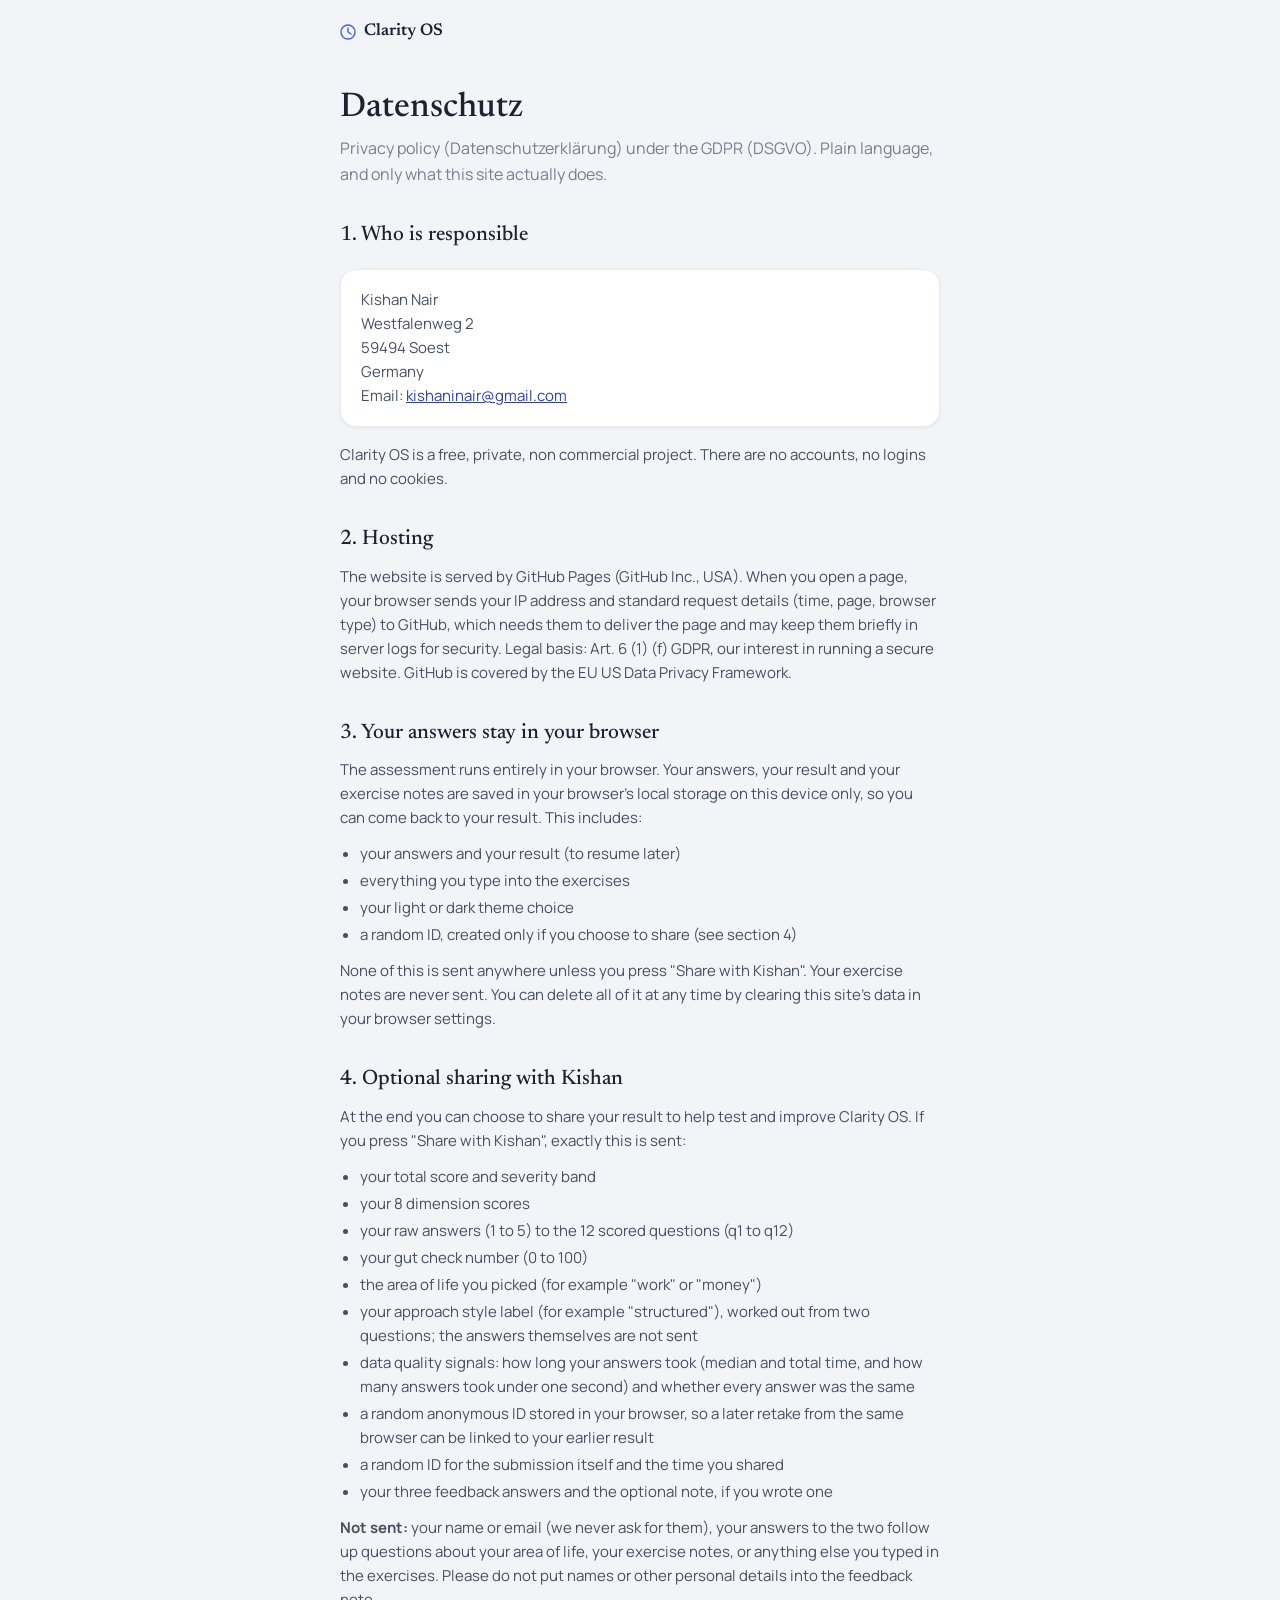
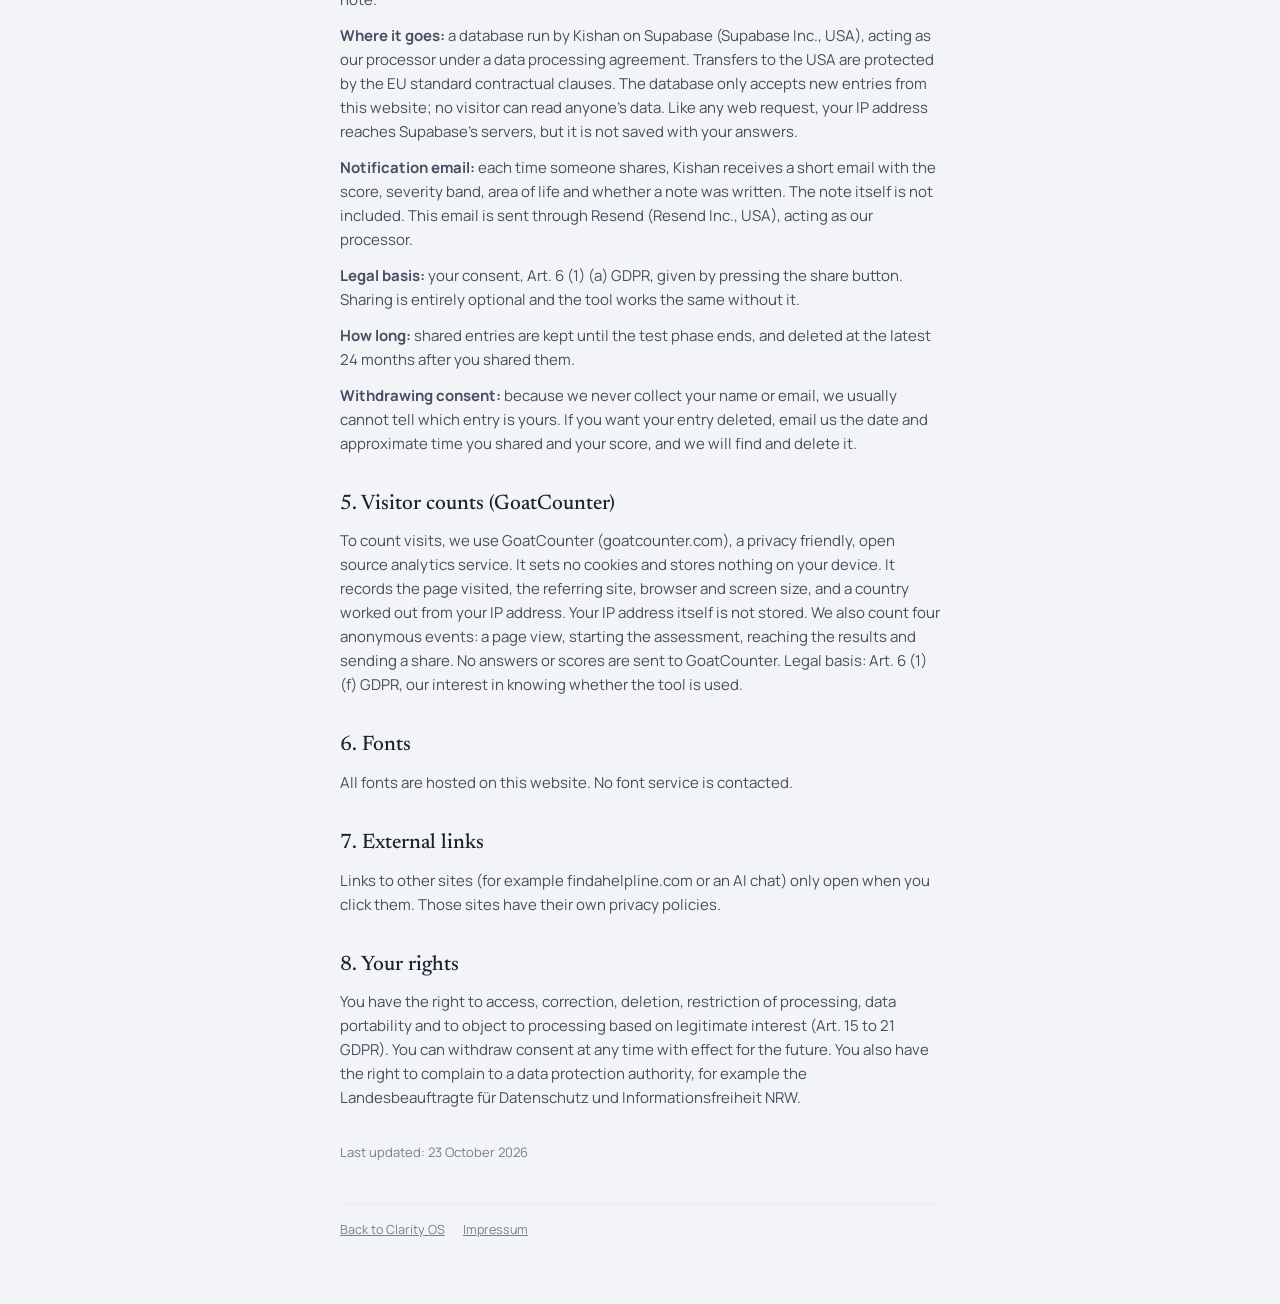
<file: datenschutz.html>
<!doctype html>
<html lang="en">
<head>
<meta charset="utf-8">
<meta name="viewport" content="width=device-width, initial-scale=1">
<title>Datenschutz · Clarity OS</title>
<meta name="robots" content="noindex">
<link rel="icon" href="favicon.svg" type="image/svg+xml">
<link rel="stylesheet" href="fonts/fonts.css">
<link rel="stylesheet" href="legal.css">
<script>try{var t=localStorage.getItem('clarityos_theme'); if(t) document.documentElement.setAttribute('data-theme', t);}catch(e){}</script>
<script src="analytics.js"></script>
</head>
<body>
<main>
  <div class="topbar">
    <a class="wordmark" href="./">
      <svg viewBox="0 0 16 16" fill="none" aria-hidden="true"><circle cx="8" cy="8" r="7" stroke="var(--accent)" stroke-width="1.4"/><path d="M8 4v4l3 2" stroke="var(--accent)" stroke-width="1.4" stroke-linecap="round"/></svg>
      Clarity OS
    </a>
  </div>

  <h1>Datenschutz</h1>
  <p class="lede">Privacy policy (Datenschutzerklärung) under the GDPR (DSGVO). Plain language, and only what this site actually does.</p>

  <h2>1. Who is responsible</h2>
  <div class="card">
    <p>Kishan Nair<br>
    Westfalenweg 2<br>
    59494 Soest<br>
    Germany<br>
    Email: <a href="mailto:kishaninair@gmail.com">kishaninair@gmail.com</a></p>
  </div>
  <p>Clarity OS is a free, private, non commercial project. There are no accounts, no logins and no cookies.</p>

  <h2>2. Hosting</h2>
  <p>The website is served by GitHub Pages (GitHub Inc., USA). When you open a page, your browser sends your IP address and standard request details (time, page, browser type) to GitHub, which needs them to deliver the page and may keep them briefly in server logs for security. Legal basis: Art. 6 (1) (f) GDPR, our interest in running a secure website. GitHub is covered by the EU US Data Privacy Framework.</p>

  <h2>3. Your answers stay in your browser</h2>
  <p>The assessment runs entirely in your browser. Your answers, your result and your exercise notes are saved in your browser's local storage on this device only, so you can come back to your result. This includes:</p>
  <ul>
    <li>your answers and your result (to resume later)</li>
    <li>everything you type into the exercises</li>
    <li>your light or dark theme choice</li>
    <li>a random ID, created only if you choose to share (see section 4)</li>
  </ul>
  <p>None of this is sent anywhere unless you press "Share with Kishan". Your exercise notes are never sent. You can delete all of it at any time by clearing this site's data in your browser settings.</p>

  <h2>4. Optional sharing with Kishan</h2>
  <p>At the end you can choose to share your result to help test and improve Clarity OS. If you press "Share with Kishan", exactly this is sent:</p>
  <ul>
    <li>your total score and severity band</li>
    <li>your 8 dimension scores</li>
    <li>your raw answers (1 to 5) to the 12 scored questions (q1 to q12)</li>
    <li>your gut check number (0 to 100)</li>
    <li>the area of life you picked (for example "work" or "money")</li>
    <li>your approach style label (for example "structured"), worked out from two questions; the answers themselves are not sent</li>
    <li>data quality signals: how long your answers took (median and total time, and how many answers took under one second) and whether every answer was the same</li>
    <li>a random anonymous ID stored in your browser, so a later retake from the same browser can be linked to your earlier result</li>
    <li>a random ID for the submission itself and the time you shared</li>
    <li>your three feedback answers and the optional note, if you wrote one</li>
  </ul>
  <p><strong>Not sent:</strong> your name or email (we never ask for them), your answers to the two follow up questions about your area of life, your exercise notes, or anything else you typed in the exercises. Please do not put names or other personal details into the feedback note.</p>
  <p><strong>Where it goes:</strong> a database run by Kishan on Supabase (Supabase Inc., USA), acting as our processor under a data processing agreement. Transfers to the USA are protected by the EU standard contractual clauses. The database only accepts new entries from this website; no visitor can read anyone's data. Like any web request, your IP address reaches Supabase's servers, but it is not saved with your answers.</p>
  <p><strong>Notification email:</strong> each time someone shares, Kishan receives a short email with the score, severity band, area of life and whether a note was written. The note itself is not included. This email is sent through Resend (Resend Inc., USA), acting as our processor.</p>
  <p><strong>Legal basis:</strong> your consent, Art. 6 (1) (a) GDPR, given by pressing the share button. Sharing is entirely optional and the tool works the same without it.</p>
  <p><strong>How long:</strong> shared entries are kept until the test phase ends, and deleted at the latest 24 months after you shared them.</p>
  <p><strong>Withdrawing consent:</strong> because we never collect your name or email, we usually cannot tell which entry is yours. If you want your entry deleted, email us the date and approximate time you shared and your score, and we will find and delete it.</p>

  <h2>5. Visitor counts (GoatCounter)</h2>
  <p>To count visits, we use GoatCounter (goatcounter.com), a privacy friendly, open source analytics service. It sets no cookies and stores nothing on your device. It records the page visited, the referring site, browser and screen size, and a country worked out from your IP address. Your IP address itself is not stored. We also count four anonymous events: a page view, starting the assessment, reaching the results and sending a share. No answers or scores are sent to GoatCounter. Legal basis: Art. 6 (1) (f) GDPR, our interest in knowing whether the tool is used.</p>

  <h2>6. Fonts</h2>
  <p>All fonts are hosted on this website. No font service is contacted.</p>

  <h2>7. External links</h2>
  <p>Links to other sites (for example findahelpline.com or an AI chat) only open when you click them. Those sites have their own privacy policies.</p>

  <h2>8. Your rights</h2>
  <p>You have the right to access, correction, deletion, restriction of processing, data portability and to object to processing based on legitimate interest (Art. 15 to 21 GDPR). You can withdraw consent at any time with effect for the future. You also have the right to complain to a data protection authority, for example the Landesbeauftragte für Datenschutz und Informationsfreiheit NRW.</p>

  <p style="margin-top:32px; font-size:13px; color:var(--ink-muted);">Last updated: 23 October 2026</p>

  <footer class="site-footer">
    <a href="./">Back to Clarity OS</a>
    <a href="impressum.html">Impressum</a>
  </footer>
</main>
</body>
</html>
</file>
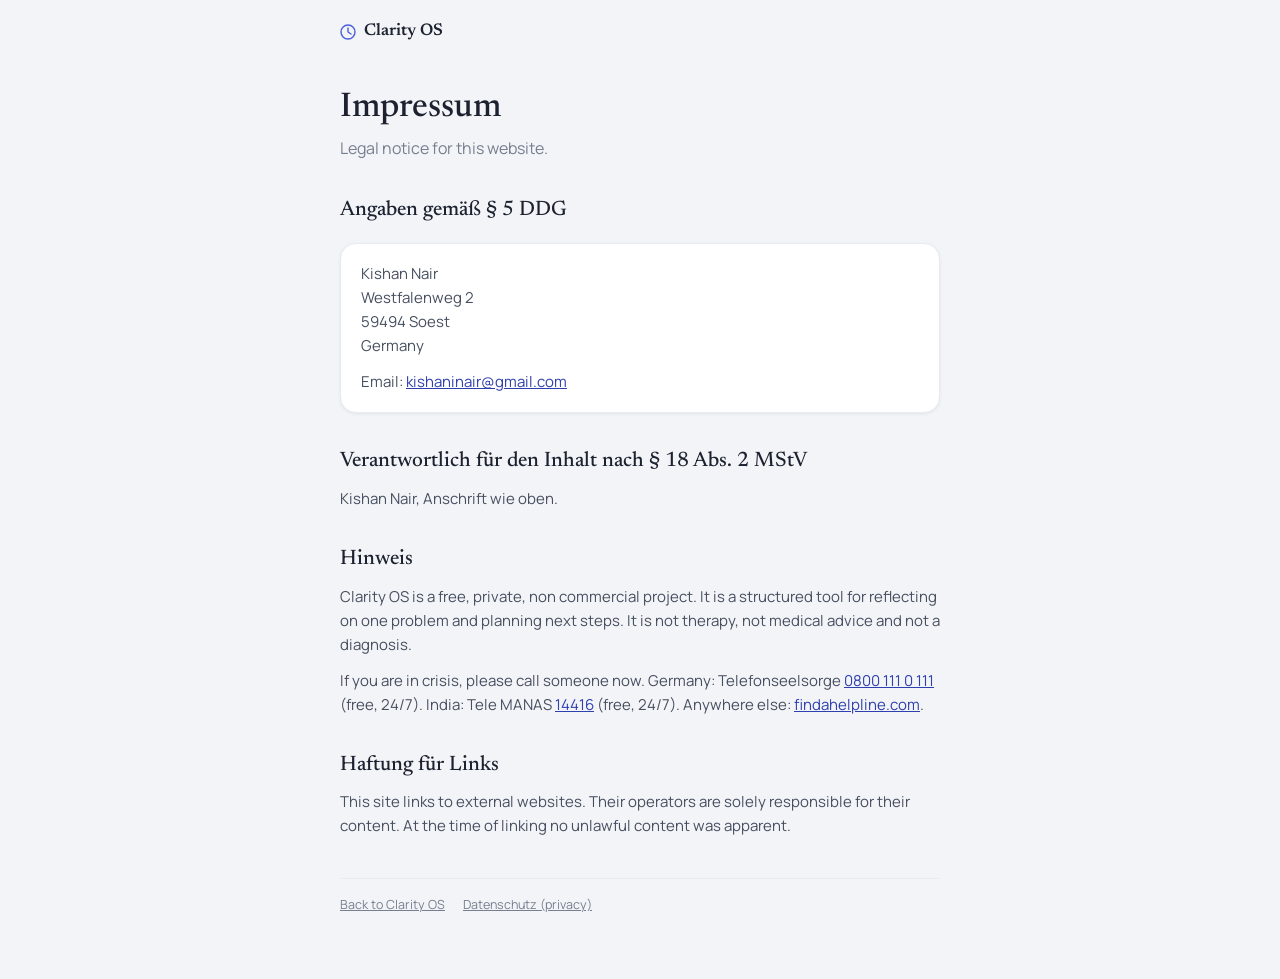
<file: impressum.html>
<!doctype html>
<html lang="de">
<head>
<meta charset="utf-8">
<meta name="viewport" content="width=device-width, initial-scale=1">
<title>Impressum · Clarity OS</title>
<meta name="robots" content="noindex">
<link rel="icon" href="favicon.svg" type="image/svg+xml">
<link rel="stylesheet" href="fonts/fonts.css">
<link rel="stylesheet" href="legal.css">
<script>try{var t=localStorage.getItem('clarityos_theme'); if(t) document.documentElement.setAttribute('data-theme', t);}catch(e){}</script>
<script src="analytics.js"></script>
</head>
<body>
<main>
  <div class="topbar">
    <a class="wordmark" href="./">
      <svg viewBox="0 0 16 16" fill="none" aria-hidden="true"><circle cx="8" cy="8" r="7" stroke="var(--accent)" stroke-width="1.4"/><path d="M8 4v4l3 2" stroke="var(--accent)" stroke-width="1.4" stroke-linecap="round"/></svg>
      Clarity OS
    </a>
  </div>

  <h1>Impressum</h1>
  <p class="lede">Legal notice for this website.</p>

  <h2>Angaben gemäß § 5 DDG</h2>
  <div class="card">
    <p>Kishan Nair<br>
    Westfalenweg 2<br>
    59494 Soest<br>
    Germany</p>
    <p>Email: <a href="mailto:kishaninair@gmail.com">kishaninair@gmail.com</a></p>
  </div>

  <h2>Verantwortlich für den Inhalt nach § 18 Abs. 2 MStV</h2>
  <p>Kishan Nair, Anschrift wie oben.</p>

  <h2>Hinweis</h2>
  <p>Clarity OS is a free, private, non commercial project. It is a structured tool for reflecting on one problem and planning next steps. It is not therapy, not medical advice and not a diagnosis.</p>
  <p>If you are in crisis, please call someone now. Germany: Telefonseelsorge <a href="tel:08001110111">0800 111 0 111</a> (free, 24/7). India: Tele MANAS <a href="tel:14416">14416</a> (free, 24/7). Anywhere else: <a href="https://findahelpline.com" target="_blank" rel="noopener">findahelpline.com</a>.</p>

  <h2>Haftung für Links</h2>
  <p>This site links to external websites. Their operators are solely responsible for their content. At the time of linking no unlawful content was apparent.</p>

  <footer class="site-footer">
    <a href="./">Back to Clarity OS</a>
    <a href="datenschutz.html">Datenschutz (privacy)</a>
  </footer>
</main>
</body>
</html>
</file>
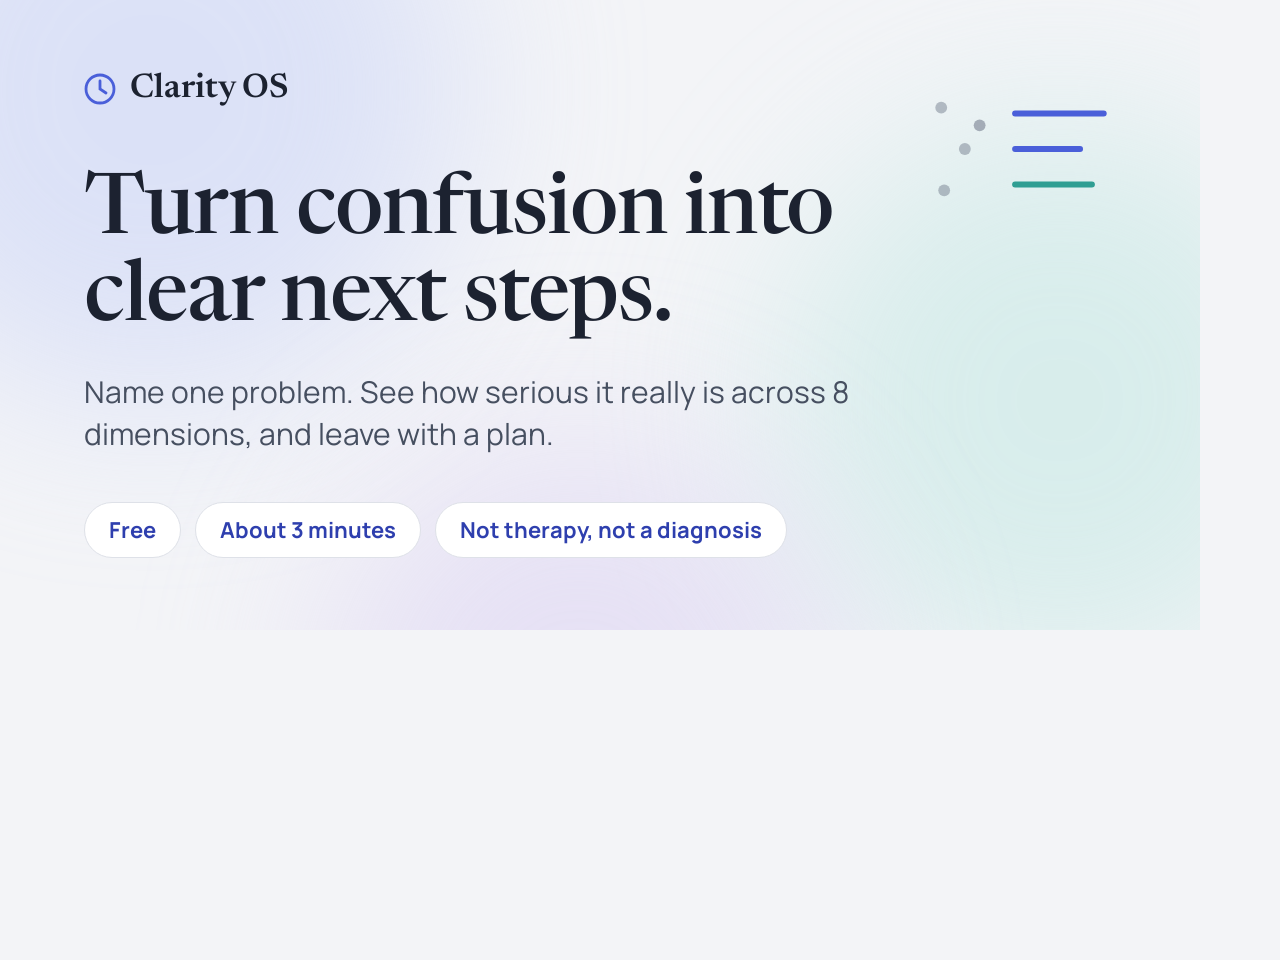
<file: design/og-image.html>
<!doctype html><html><head><meta charset="utf-8"><link rel="stylesheet" href="../fonts/fonts.css">
<style>
html,body{margin:0;width:1200px;height:630px;overflow:hidden;}
body{background:#F3F4F7;font-family:'Manrope',sans-serif;color:#1C2230;position:relative;}
.b{position:absolute;border-radius:50%;filter:blur(90px);opacity:.55;}
.b1{width:620px;height:620px;left:-160px;top:-220px;background:#C9D3F7;}
.b2{width:560px;height:560px;right:-140px;top:120px;background:#C3E8E3;}
.b3{width:520px;height:520px;left:320px;bottom:-330px;background:#DCD2F3;}
.wrap{position:absolute;inset:0;padding:72px 84px;display:flex;flex-direction:column;}
.wm{display:flex;align-items:center;gap:14px;font-family:'Newsreader',serif;font-size:34px;font-weight:600;}
.wm svg{width:32px;height:32px;}
h1{font-family:'Newsreader',serif;font-weight:500;font-size:84px;line-height:1.04;letter-spacing:-.015em;margin:64px 0 0;max-width:900px;}
p{font-size:30px;color:#464F60;margin:26px 0 0;max-width:860px;line-height:1.4;}
.meta{margin-top:auto;display:flex;gap:14px;}
.pill{background:#fff;border:1px solid #DEE1E8;border-radius:999px;padding:12px 24px;font-size:22px;font-weight:700;color:#2E3FAE;}
.lines{position:absolute;right:84px;top:84px;}
</style></head><body>
<div class="b b1"></div><div class="b b2"></div><div class="b b3"></div>
<svg class="lines" width="190" height="130" viewBox="0 0 64 44" fill="none">
<circle cx="5" cy="8" r="2" fill="#767F8F" opacity=".5"/><circle cx="13" cy="22" r="2" fill="#767F8F" opacity=".5"/><circle cx="6" cy="36" r="2" fill="#767F8F" opacity=".5"/><circle cx="18" cy="14" r="2" fill="#767F8F" opacity=".6"/>
<line x1="30" y1="10" x2="60" y2="10" stroke="#4A5FD9" stroke-width="2" stroke-linecap="round"/><line x1="30" y1="22" x2="52" y2="22" stroke="#4A5FD9" stroke-width="2" stroke-linecap="round"/><line x1="30" y1="34" x2="56" y2="34" stroke="#2F9E93" stroke-width="2" stroke-linecap="round"/></svg>
<div class="wrap">
<div class="wm"><svg viewBox="0 0 16 16" fill="none"><circle cx="8" cy="8" r="7" stroke="#4A5FD9" stroke-width="1.4"/><path d="M8 4v4l3 2" stroke="#4A5FD9" stroke-width="1.4" stroke-linecap="round"/></svg>Clarity OS</div>
<h1>Turn confusion into clear next steps.</h1>
<p>Name one problem. See how serious it really is across 8 dimensions, and leave with a plan.</p>
<div class="meta"><span class="pill">Free</span><span class="pill">About 3 minutes</span><span class="pill">Not therapy, not a diagnosis</span></div>
</div></body></html>
</file>
<file: fonts/fonts.css>
/* Self hosted fonts (SIL Open Font License 1.1, see OFL-*.txt in this folder).
   Variable woff2 files from Fontsource, latin and latin-ext subsets only.
   No request leaves this site to load type. */
@font-face{font-family:'Manrope'; font-style:normal; font-weight:200 800; font-display:swap; src:url(manrope-latin-ext-wght-normal.woff2) format('woff2'); unicode-range:U+0100-02BA,U+02BD-02C5,U+02C7-02CC,U+02CE-02D7,U+02DD-02FF,U+0304,U+0308,U+0329,U+1D00-1DBF,U+1E00-1E9F,U+1EF2-1EFF,U+2020,U+20A0-20AB,U+20AD-20C0,U+2113,U+2C60-2C7F,U+A720-A7FF;}
@font-face{font-family:'Newsreader'; font-style:normal; font-weight:200 800; font-display:swap; src:url(newsreader-latin-ext-opsz-normal.woff2) format('woff2'); unicode-range:U+0100-02BA,U+02BD-02C5,U+02C7-02CC,U+02CE-02D7,U+02DD-02FF,U+0304,U+0308,U+0329,U+1D00-1DBF,U+1E00-1E9F,U+1EF2-1EFF,U+2020,U+20A0-20AB,U+20AD-20C0,U+2113,U+2C60-2C7F,U+A720-A7FF;}
@font-face{font-family:'Newsreader'; font-style:italic; font-weight:200 800; font-display:swap; src:url(newsreader-latin-ext-opsz-italic.woff2) format('woff2'); unicode-range:U+0100-02BA,U+02BD-02C5,U+02C7-02CC,U+02CE-02D7,U+02DD-02FF,U+0304,U+0308,U+0329,U+1D00-1DBF,U+1E00-1E9F,U+1EF2-1EFF,U+2020,U+20A0-20AB,U+20AD-20C0,U+2113,U+2C60-2C7F,U+A720-A7FF;}
@font-face{font-family:'Manrope'; font-style:normal; font-weight:200 800; font-display:swap; src:url(manrope-latin-wght-normal.woff2) format('woff2'); unicode-range:U+0000-00FF,U+0131,U+0152-0153,U+02BB-02BC,U+02C6,U+02DA,U+02DC,U+0304,U+0308,U+0329,U+2000-206F,U+20AC,U+2122,U+2191,U+2193,U+2212,U+2215,U+FEFF,U+FFFD;}
@font-face{font-family:'Newsreader'; font-style:normal; font-weight:200 800; font-display:swap; src:url(newsreader-latin-opsz-normal.woff2) format('woff2'); unicode-range:U+0000-00FF,U+0131,U+0152-0153,U+02BB-02BC,U+02C6,U+02DA,U+02DC,U+0304,U+0308,U+0329,U+2000-206F,U+20AC,U+2122,U+2191,U+2193,U+2212,U+2215,U+FEFF,U+FFFD;}
@font-face{font-family:'Newsreader'; font-style:italic; font-weight:200 800; font-display:swap; src:url(newsreader-latin-opsz-italic.woff2) format('woff2'); unicode-range:U+0000-00FF,U+0131,U+0152-0153,U+02BB-02BC,U+02C6,U+02DA,U+02DC,U+0304,U+0308,U+0329,U+2000-206F,U+20AC,U+2122,U+2191,U+2193,U+2212,U+2215,U+FEFF,U+FFFD;}
</file>
<file: legal.css>
/* Shared look for impressum.html and datenschutz.html. Tokens mirror the
   :root block in index.html so the legal pages match the app in both themes. */
:root{
  --bg:#F3F4F7; --surface:#FFFFFF; --surface-alt:#EAECF1;
  --ink:#1C2230; --ink-soft:#464F60; --ink-muted:#767F8F;
  --border:#DEE1E8; --border-soft:#E9EBF0;
  --accent:#4A5FD9; --accent-ink:#2E3FAE;
  --shadow-sm:0 1px 3px rgba(28,34,48,.08);
  --radius-md:16px;
  --font-display:'Newsreader', Georgia, 'Times New Roman', serif;
  --font-body:'Manrope', -apple-system, BlinkMacSystemFont, 'Segoe UI', sans-serif;
}
@media (prefers-color-scheme: dark){
  :root:not([data-theme="light"]){
    --bg:#14161B; --surface:#1C1F26; --surface-alt:#242833;
    --ink:#EDEFF4; --ink-soft:#C3C8D4; --ink-muted:#8A90A0;
    --border:#333846; --border-soft:#2A2E39;
    --accent:#8B98F2; --accent-ink:#AEB8F7;
    --shadow-sm:0 1px 3px rgba(0,0,0,.4);
  }
}
:root[data-theme="dark"]{
  --bg:#14161B; --surface:#1C1F26; --surface-alt:#242833;
  --ink:#EDEFF4; --ink-soft:#C3C8D4; --ink-muted:#8A90A0;
  --border:#333846; --border-soft:#2A2E39;
  --accent:#8B98F2; --accent-ink:#AEB8F7;
  --shadow-sm:0 1px 3px rgba(0,0,0,.4);
}
*{box-sizing:border-box;}
body{margin:0; background:var(--bg); color:var(--ink); font-family:var(--font-body); -webkit-font-smoothing:antialiased; line-height:1.6;}
main{max-width:640px; margin:0 auto; padding:0 20px 64px;}
.topbar{padding:18px 0 10px;}
.wordmark{display:inline-flex; align-items:center; gap:8px; font-family:var(--font-display); font-size:17px; font-weight:600; color:var(--ink); text-decoration:none;}
.wordmark svg{width:16px; height:16px;}
h1{font-family:var(--font-display); font-weight:500; font-size:34px; line-height:1.15; margin:32px 0 8px;}
h2{font-family:var(--font-display); font-weight:500; font-size:21px; margin:32px 0 8px;}
p, li{font-size:15px; color:var(--ink-soft);}
p{margin:0 0 12px;}
ul{padding-left:20px; margin:0 0 12px;}
li{margin:3px 0;}
.lede{font-size:16px; color:var(--ink-muted);}
.card{background:var(--surface); border:1px solid var(--border-soft); border-radius:var(--radius-md); padding:18px 20px; box-shadow:var(--shadow-sm); margin:16px 0;}
.card p:last-child{margin-bottom:0;}
.placeholder{background:#FFF1C2; color:#5A4500; padding:0 4px; border-radius:4px; font-weight:700;}
a{color:var(--accent-ink);}
a:focus-visible{outline:2px solid var(--accent); outline-offset:2px;}
.site-footer{margin-top:40px; padding-top:16px; border-top:1px solid var(--border-soft); display:flex; gap:18px; flex-wrap:wrap; font-size:12.5px; color:var(--ink-muted);}
.site-footer a{color:var(--ink-muted);}
</file>
